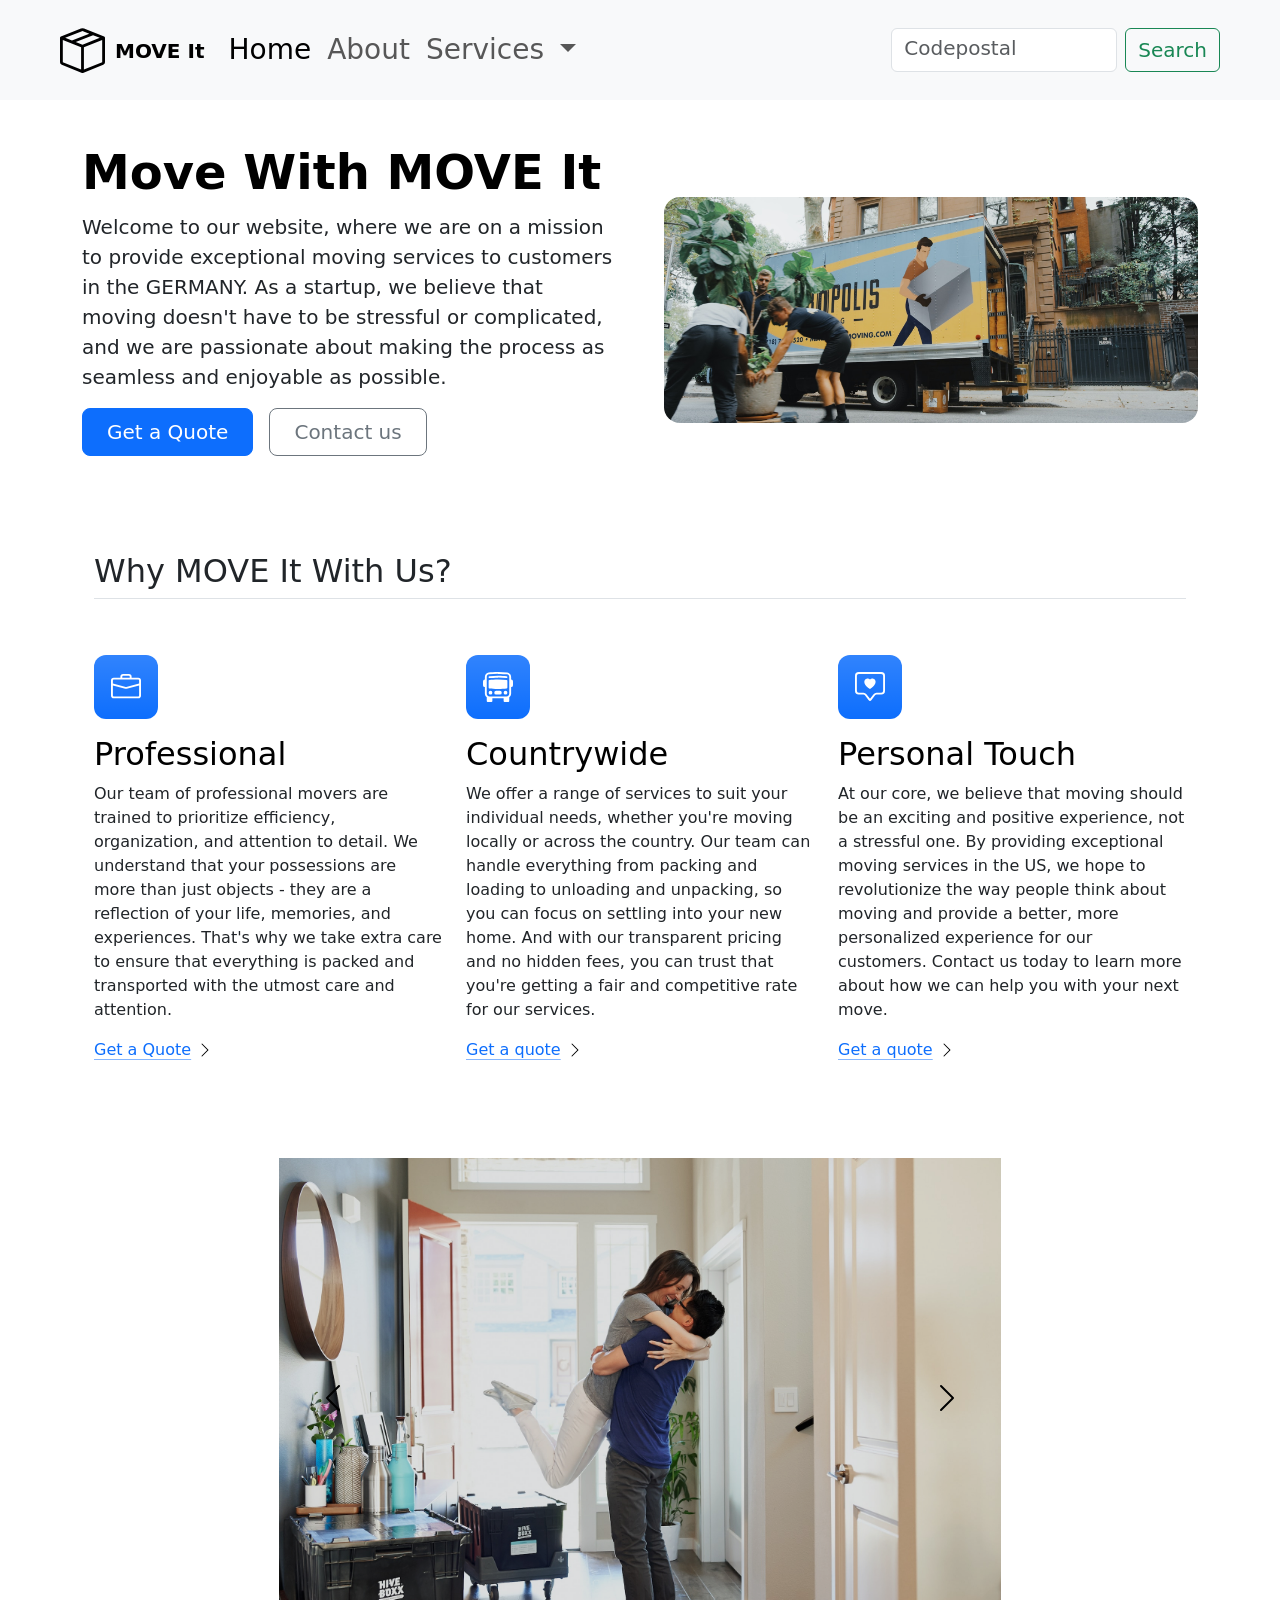
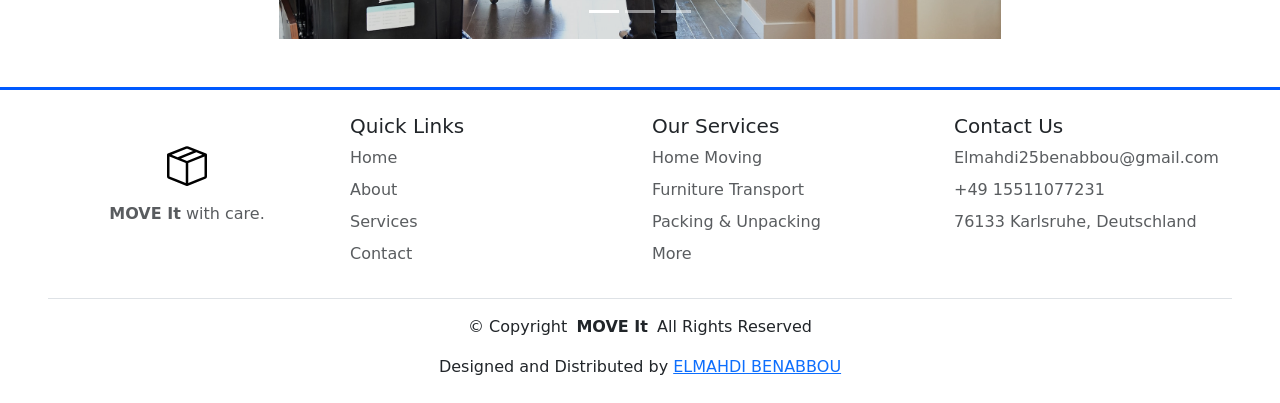
<file: index.html>
<!DOCTYPE html>
<html lang="en">

<head>
  <meta charset="UTF-8">
  <meta name="viewport" content="width=device-width, initial-scale=1.0">
  <title>MOVE It</title>
  <link href="https://cdn.jsdelivr.net/npm/bootstrap@5.3.0-alpha2/dist/css/bootstrap.min.css" rel="stylesheet"
    integrity="sha384-aFq/bzH65dt+w6FI2ooMVUpc+21e0SRygnTpmBvdBgSdnuTN7QbdgL+OapgHtvPp" crossorigin="anonymous">
  <script src="https://cdn.jsdelivr.net/npm/bootstrap@5.3.8/dist/js/bootstrap.bundle.min.js"
    integrity="sha384-FKyoEForCGlyvwx9Hj09JcYn3nv7wiPVlz7YYwJrWVcXK/BmnVDxM+D2scQbITxI"
    crossorigin="anonymous"></script>
  <link rel="stylesheet" href="./styles/generale.css">
  <link rel="icon" title="image/svg" href="./svg's/svg_Home/box-seam.svg">
  <link rel="stylesheet" href="./styles/home_style.css">

</head>

<body>
  <nav class=" navbar navbar-expand-lg bg-body-tertiary my-navbar ">
    <div class="container-fluid mx-5">
      <a class="navbar-brand" href="index.html"><img src="svg's/svg_Home/box-seam.svg" alt=""><span>MOVE
          It</span></a>
      <button class="navbar-toggler" type="button" data-bs-toggle="collapse" data-bs-target="#navbarSupportedContent"
        aria-controls="navbarSupportedContent" aria-expanded="false" aria-label="Toggle navigation">
        <span class="navbar-toggler-icon"></span>
      </button>
      <div class="collapse navbar-collapse" id="navbarSupportedContent">
        <ul class="navbar-nav me-auto mb-2 mb-lg-0">
          <li class="nav-item">
            <a class="nav-link active fs-3" aria-current="page" href="./index.html">Home</a>
          </li>
          <li class="nav-item">
            <a class="nav-link fs-3" href="./html/about.html">About</a>
          </li>
          <li class="nav-item dropdown">
            <a class="nav-link dropdown-toggle fs-3" href="./html/services.html" role="button" data-bs-toggle="dropdown"
              aria-expanded="false">
              Services
            </a>
            <ul class="dropdown-menu">
              <li><a class="dropdown-item fs-4" href="./html/services.html">Home Moving</a></li>
              <li><a class="dropdown-item fs-4" href="./html/services.html">Furniture Transport</a></li>
              <li>
                <hr class="dropdown-divider">
              </li>
              <li><a class="dropdown-item fs-4" href="./html/services.html">Packing & Unpacking</a></li>
            </ul>
          </li>

        </ul>
        <form class="d-flex" role="search">
          <input class="form-control me-2  search-input" type="search" placeholder="Codepostal" aria-label="Search" />
          <button class="btn btn-outline-success fs-5" type="submit">Search</button>
        </form>
      </div>
    </div>
  </nav>


  <div class="container">
    <div class="row flex-lg-row-reverse align-items-center g-5 py-5">
      <div class="col-lg-6 col-sm-12"> <img src="./images/image_Home/moving-van.jpg"
          class="mt-3 d-block mx-lg-auto img-fluid rounded-4" alt="Bootstrap Themes" loading="lazy"> </div>
      <div class="col-lg-6">
        <h1 class="display-5 fw-bold text-body-emphasis lh-1 mb-3">Move With MOVE It</h1>
        <p class="lead">Welcome to our website, where we are on a mission to provide exceptional moving
          services to
          customers in the GERMANY. As a
          startup, we believe that moving doesn't have to be stressful or complicated, and we are passionate about making
          the
          process as seamless and enjoyable as possible.</p>
        <div class="d-grid gap-2 d-md-flex justify-content-md-start"> <button type="button"
            class="btn btn-primary btn-lg px-4 me-md-2">Get a Quote</button> <button type="button"
            class="btn btn-outline-secondary btn-lg px-4">Contact us</button> </div>
      </div>
    </div>
  </div>


  <div class="container px-4 py-5" id="featured-3">
    <h2 class="pb-2 border-bottom">Why MOVE It With Us?</h2>
    <div class="row g-4 py-5 row-cols-1 row-cols-lg-3">
      <div class="feature col">
        <div
          class="feature-icon d-inline-flex align-items-center justify-content-center text-bg-primary bg-gradient fs-2 mb-3">
          <img height="30" src="svg's/svg_Home/briefcase.svg" alt="">
        </div>
        <h3 class="fs-2 text-body-emphasis">Professional</h3>
        <p>Our team of professional movers are trained to prioritize efficiency, organization, and attention to detail.
          We
          understand that your possessions are more than just objects - they are a reflection of your life, memories,
          and
          experiences. That's why we take extra care to ensure that everything is packed and transported with the utmost
          care and attention.</p> <a href="#" class="icon-link">Get a Quote
          <img src="svg's/svg_Home/chevron-right.svg" alt=""> </a>
      </div>
      <div class="feature col">
        <div
          class="feature-icon d-inline-flex align-items-center justify-content-center text-bg-primary bg-gradient fs-2 mb-3">
          <img height="30" src="./svg's/svg_Home/bus-front.svg" alt="">
        </div>
        <h3 class="fs-2 text-body-emphasis">Countrywide</h3>
        <p>We offer a range of services to suit your individual needs, whether you're moving locally or across the
          country. Our
          team can handle everything from packing and loading to unloading and unpacking, so you can focus on settling
          into your
          new home. And with our transparent pricing and no hidden fees, you can trust that you're getting a fair and
          competitive
          rate for our services.
        </p> <a href="#" class="icon-link">
          Get a quote
          <img src="svg's/svg_Home/chevron-right.svg" alt=""> </a>
        </a>
      </div>
      <div class="feature col">
        <div
          class="feature-icon d-inline-flex align-items-center justify-content-center text-bg-primary bg-gradient fs-2 mb-3">
          <img height="30" src="svg's/svg_Home/chat-square-heart.svg" alt="">
        </div>
        <h3 class="fs-2 text-body-emphasis">Personal Touch</h3>
        <p>At our core, we believe that moving should be an exciting and positive experience, not a stressful one. By
          providing
          exceptional moving services in the US, we hope to revolutionize the way people think about moving and provide
          a better,
          more personalized experience for our customers. Contact us today to learn more about how we can help you with
          your next
          move.
        </p> <a href="#" class="icon-link">
          Get a quote <img src="svg's/svg_Home/chevron-right.svg" alt=""> </a>
        </a>
      </div>
    </div>
  </div>

  <div class="container mb-5 col-lg-7 col-sm-12">
    <div id="carouselExampleIndicators" class="carousel slide">
      <div class="carousel-indicators">
        <button type="button" data-bs-target="#carouselExampleIndicators" data-bs-slide-to="0" class="active"
          aria-current="true" aria-label="Slide 1"></button>
        <button type="button" data-bs-target="#carouselExampleIndicators" data-bs-slide-to="1"
          aria-label="Slide 2"></button>
        <button type="button" data-bs-target="#carouselExampleIndicators" data-bs-slide-to="2"
          aria-label="Slide 3"></button>
      </div>
      <div class="carousel-inner">
        <div class="carousel-item active">
          <img src="./images/image_Home/couple.jpg" class="d-block w-100" alt="...">
        </div>
        <div class="carousel-item">
          <img src="images/image_Home/family.jpg" class="d-block w-100" alt="...">
        </div>
        <div class="carousel-item">
          <img src="images/image_Home/dog.jpg" class="d-block w-100" alt="...">
        </div>
      </div>
      <button class="carousel-control-prev" type="button" data-bs-target="#carouselExampleIndicators"
        data-bs-slide="prev">
        <span class="carousel-control-prev-icon" aria-hidden="true"></span>
        <span class="visually-hidden">Previous</span>
      </button>
      <button class="carousel-control-next" type="button" data-bs-target="#carouselExampleIndicators"
        data-bs-slide="next">
        <span class="carousel-control-next-icon" aria-hidden="true"></span>
        <span class="visually-hidden">Next</span>
      </button>
    </div>
  </div>

  <footer class="px-4 px-md-5 py-4">
    <div class="row row-cols-1 row-cols-sm-3 row-cols-md-4 g-4">

      <div class="col-sm-12 d-flex flex-column align-items-center justify-content-center">
        <a href="#hereos_section" class="d-flex align-items-center mb-3 text-decoration-none" aria-label="Move It home">
          <img src="svg's/svg_Home/box-seam.svg" height="40" alt="">
        </a>

        <p class="text-body-secondary">
          <strong>MOVE It</strong> with care.
        </p>
      </div>

      <div class="col">
        <h5>Quick Links</h5>

        <ul class="nav flex-column">
          <li class="nav-item mb-2">
            <a href="#hereos_section" class="nav-link d-inline-block p-0 text-body-secondary">
              Home
            </a>
          </li>
          <li class="nav-item mb-2">
            <a href="./html/about.html" class="nav-link d-inline-block p-0 text-body-secondary">
              About
            </a>
          </li>
          <li class="nav-item mb-2">
            <a href="./html/services.html" class="nav-link d-inline-block p-0 text-body-secondary">
              Services
            </a>
          </li>
          <li class="nav-item mb-2">
            <a href="./html/contact.html" class="nav-link d-inline-block p-0 text-body-secondary">
              Contact
            </a>
          </li>
        </ul>
      </div>

      <div class="col">
        <h5>Our Services</h5>

        <ul class="nav flex-column">
          <li class="nav-item mb-2">
            <a href="./html/services.html" class="nav-link d-inline-block p-0 text-body-secondary">
              Home Moving
            </a>
          </li>
          <li class="nav-item mb-2">
            <a href="./html/services.html" class="nav-link d-inline-block p-0 text-body-secondary">
              Furniture Transport
            </a>
          </li>
          <li class="nav-item mb-2">
            <a href="./html/services.html" class="nav-link d-inline-block p-0 text-body-secondary">
              Packing &amp; Unpacking
            </a>
          </li>
          <li class="nav-item mb-2">
            <a href="./html/services.html" class="nav-link d-inline-block p-0 text-body-secondary">
              More
            </a>
          </li>
        </ul>
      </div>

      <div class="col">
        <h5>Contact Us</h5>

        <ul class="nav flex-column">
          <li class="nav-item mb-2">
            <a href="./html/contact.html" class="nav-link d-inline-block p-0 text-body-secondary text-break">
              Elmahdi25benabbou@gmail.com
            </a>
          </li>
          <li class="nav-item mb-2">
            <a href="./html/contact.html" class="nav-link d-inline-block p-0 text-body-secondary">
              +49 15511077231
            </a>
          </li>
          <li class="nav-item mb-2 text-body-secondary">
            76133 Karlsruhe, Deutschland
          </li>
        </ul>
      </div>

    </div>

    <div class="copyright text-center border-top pt-3 mt-4">
      <p>
        © <span>Copyright</span>
        <strong class="px-1 sitename">MOVE It</strong>
        <span>All Rights Reserved</span>
      </p>

      <div class="credits">
        Designed and Distributed by
        <a href="https://github.com/Elmahdi25?tab=repositories">ELMAHDI BENABBOU</a>

      </div>
    </div>
  </footer>

</body>

</html>
</file>
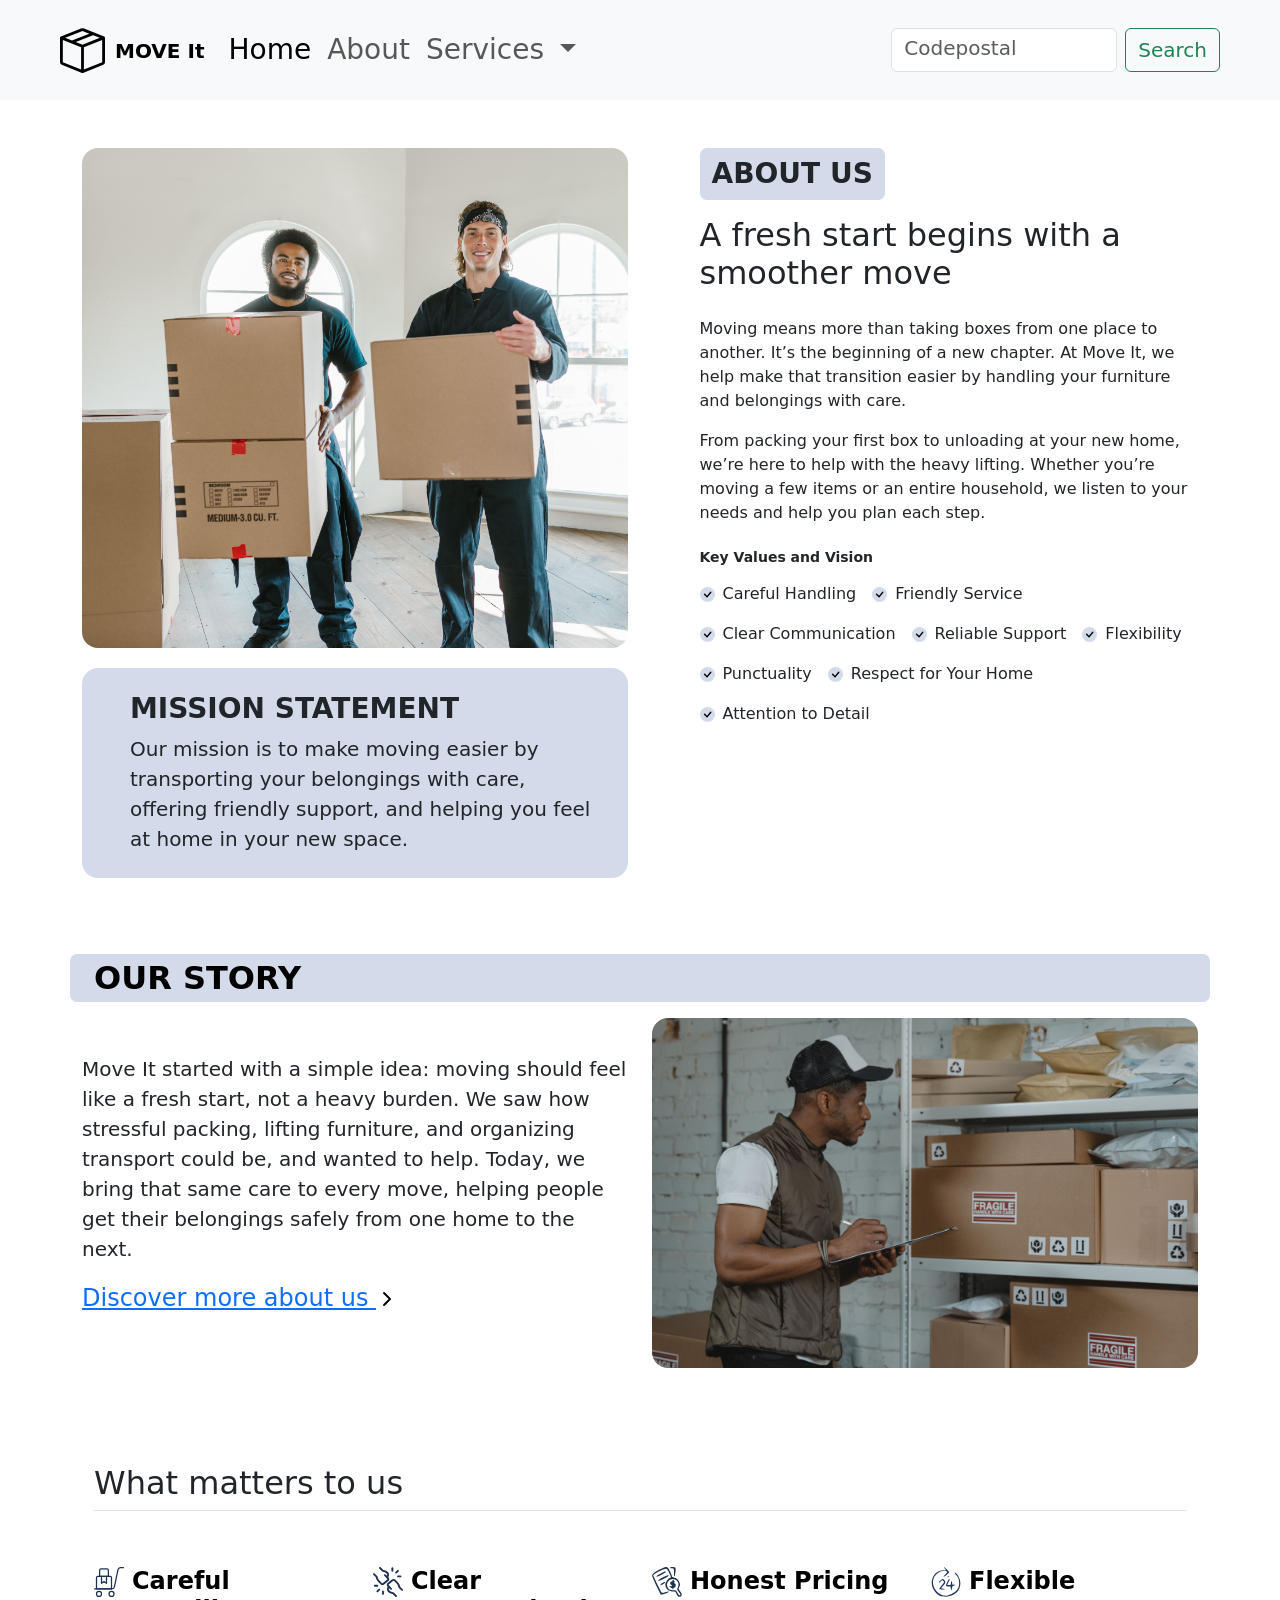
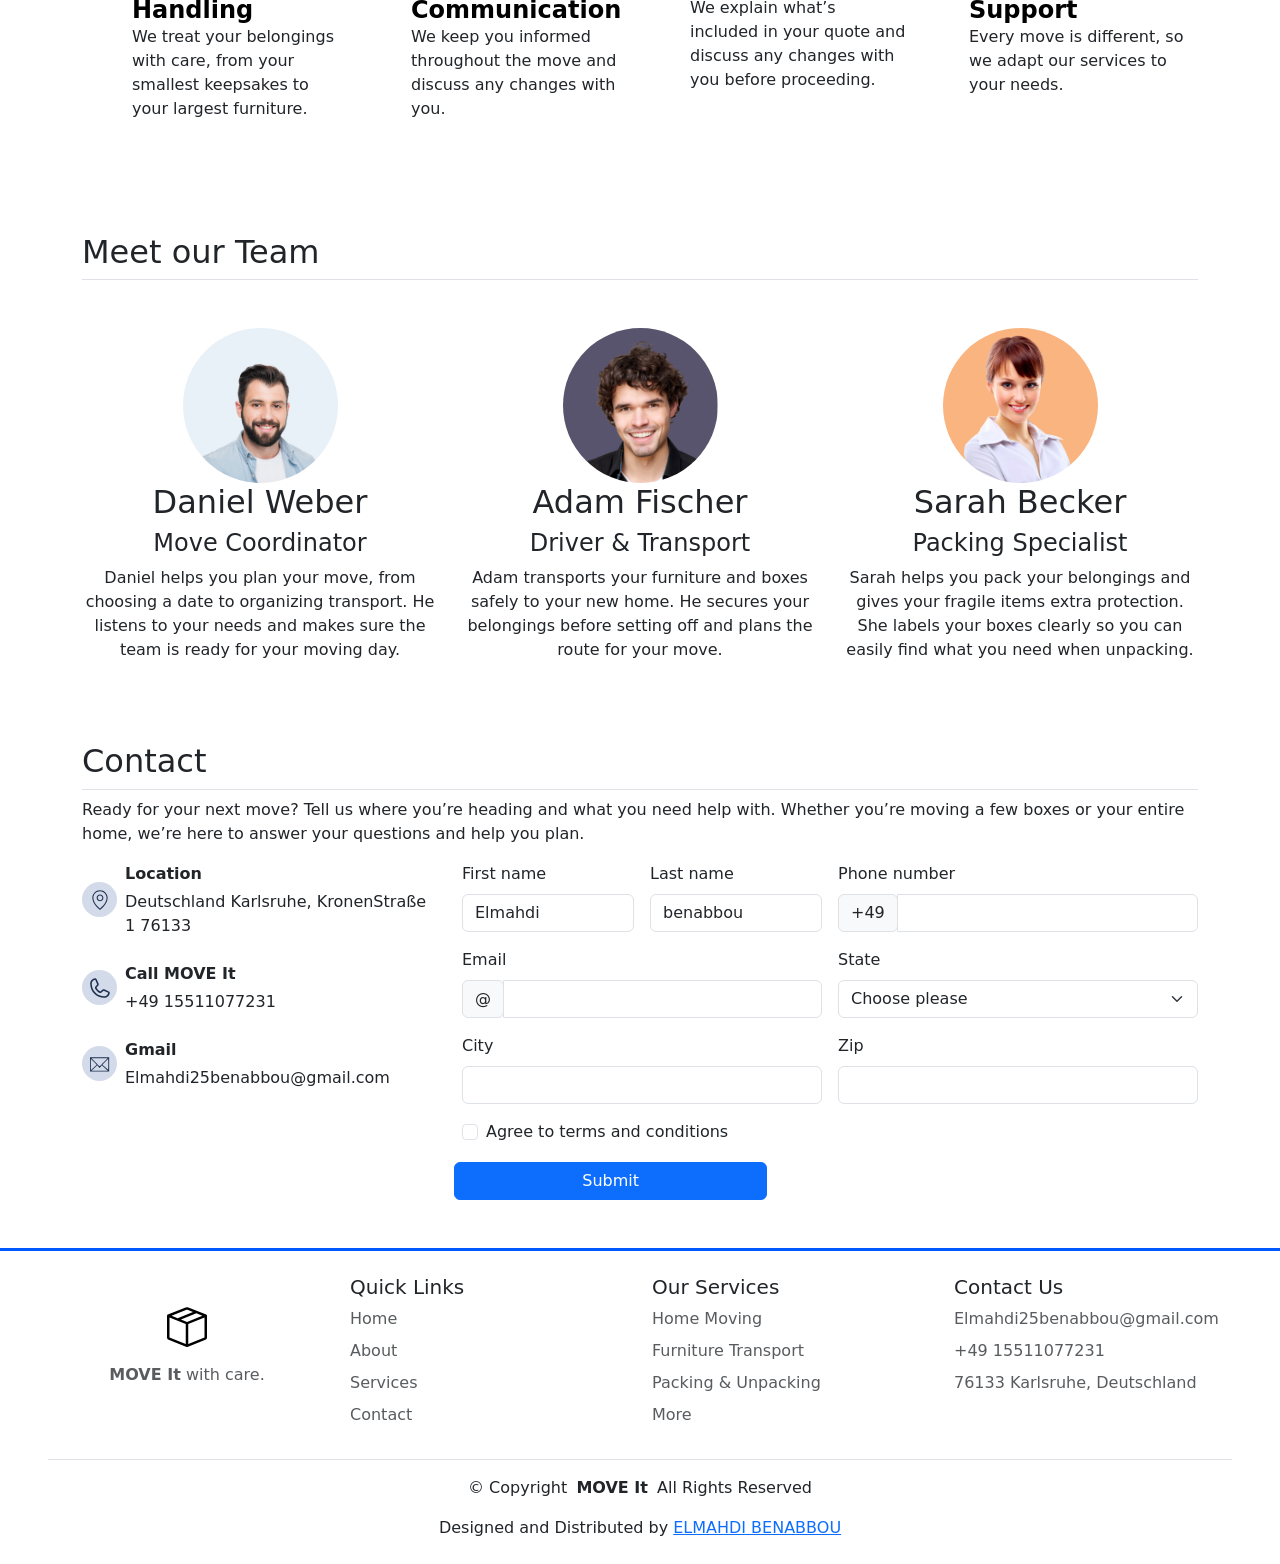
<file: html/about.html>
<!DOCTYPE html>
<html lang="en">

<head>
    <meta charset="UTF-8">
    <meta name="viewport" content="width=device-width, initial-scale=1.0">
    <title>ABOUT US</title>
    <link href="https://cdn.jsdelivr.net/npm/bootstrap@5.3.0-alpha2/dist/css/bootstrap.min.css" rel="stylesheet"
        integrity="sha384-aFq/bzH65dt+w6FI2ooMVUpc+21e0SRygnTpmBvdBgSdnuTN7QbdgL+OapgHtvPp" crossorigin="anonymous">
    <script src="https://cdn.jsdelivr.net/npm/bootstrap@5.3.8/dist/js/bootstrap.bundle.min.js"
        integrity="sha384-FKyoEForCGlyvwx9Hj09JcYn3nv7wiPVlz7YYwJrWVcXK/BmnVDxM+D2scQbITxI"
        crossorigin="anonymous"></script>
    <link rel="icon" title="image/svg" href="../svg's/svg_Home/box-seam.svg">
    <link rel="stylesheet" href="../index.html">
    <link rel="stylesheet" href="../styles/generale.css">
    <link rel="stylesheet" href="../styles/about_style.css">
</head>

<body>

    <nav class=" navbar navbar-expand-lg bg-body-tertiary my-navbar ">
        <div class="container-fluid mx-5">
            <a class="navbar-brand" href="../index.html"><img src="../svg's/svg_Home/box-seam.svg" alt=""><span>MOVE
                    It</span></a>
            <button class="navbar-toggler" type="button" data-bs-toggle="collapse"
                data-bs-target="#navbarSupportedContent" aria-controls="navbarSupportedContent"
                aria-expanded="false" aria-label="Toggle navigation">
                <span class="navbar-toggler-icon"></span>
            </button>
            <div class="collapse navbar-collapse" id="navbarSupportedContent">
                <ul class="navbar-nav me-auto mb-2 mb-lg-0">
                    <li class="nav-item">
                        <a class="nav-link active fs-3" aria-current="page" href="../index.html">Home</a>
                    </li>
                    <li class="nav-item">
                        <a class="nav-link fs-3" href="./about.html">About</a>
                    </li>
                    <li class="nav-item dropdown">
                        <a class="nav-link dropdown-toggle fs-3" href="./services.html" role="button"
                            data-bs-toggle="dropdown" aria-expanded="false">
                            Services
                        </a>
                        <ul class="dropdown-menu">
                            <li><a class="dropdown-item fs-4" href="./services.html">Home Moving</a></li>
                            <li><a class="dropdown-item fs-4" href="./services.html">Furniture Transport</a></li>
                            <li>
                                <hr class="dropdown-divider">
                            </li>
                            <li><a class="dropdown-item fs-4" href="./services.html">Packing & Unpacking</a></li>
                        </ul>
                    </li>

                </ul>
                <form class="d-flex" role="search">
                    <input class="form-control me-2  search-input" type="search" placeholder="Codepostal"
                        aria-label="Search" />
                    <button class="btn btn-outline-success fs-5" type="submit">Search</button>
                </form>
            </div>
        </div>
    </nav>

    <section class="about__v4 section" id="about">
        <div class="container pt-5">
            <div class="row">
                <div class="col-md-6 order-md-2">
                    <div class=" row justify-content-end">
                        <div class=" col-md-11 mb-4 mb-md-0 "><span
                                class="subtitle text-uppercase mb-3 aos-init aos-animate fs-3" data-aos="fade-up"
                                data-aos-delay="0">About us</span>
                            <h2 class="mb-4 aos-init aos-animate" data-aos="fade-up" data-aos-delay="100">A fresh start
                                begins with a smoother move</h2>

                            <div data-aos="fade-up" data-aos-delay="200" class="aos-init aos-animate">
                                <p>Moving means more than taking boxes from one place to another. It’s the beginning of
                                    a new chapter. At Move It, we help
                                    make that transition easier by handling your furniture and belongings with care.</p>
                                <p>From packing your first box to unloading at your new home, we’re here to help with
                                    the heavy lifting. Whether you’re
                                    moving a few items or an entire household, we listen to your needs and help you plan
                                    each step.</p>
                            </div>
                            <h4 class="small fw-bold mt-4 mb-3 aos-init aos-animate" data-aos="fade-up"
                                data-aos-delay="300">Key Values and Vision</h4>
                            <ul class="d-flex flex-row flex-wrap list-unstyled gap-3 features aos-init aos-animate"
                                data-aos="fade-up" data-aos-delay="400">
                                <li class="d-flex align-items-center gap-2"><span
                                        class="icon rounded-circle text-center"><img class="check_icon"
                                            src="../svg's/svg_about/check.svg" alt=""></span><span class="text">Careful
                                        Handling</span></li>
                                <li class="d-flex align-items-center gap-2"><span
                                        class="icon rounded-circle text-center"><img class="check_icon"
                                            src="../svg's/svg_about/check.svg" alt=""></span><span class="text">Friendly
                                        Service</span></li>
                                <li class="d-flex align-items-center gap-2"><span
                                        class="icon rounded-circle text-center"><img class="check_icon"
                                            src="../svg's/svg_about/check.svg" alt=""></span><span class="text">Clear
                                        Communication </span>
                                </li>
                                <li class="d-flex align-items-center gap-2"><span
                                        class="icon rounded-circle text-center"><img class="check_icon"
                                            src="../svg's/svg_about/check.svg" alt=""></span><span class="text">Reliable
                                        Support</span></li>
                                <li class="d-flex align-items-center gap-2"><span
                                        class="icon rounded-circle text-center"><img class="check_icon"
                                            src="../svg's/svg_about/check.svg" alt=""></span><span
                                        class="text">Flexibility</span></li>
                                <li class="d-flex align-items-center gap-2"><span
                                        class="icon rounded-circle text-center"><img class="check_icon"
                                            src="../svg's/svg_about/check.svg" alt=""></span><span
                                        class="text">Punctuality</span></li>
                                <li class="d-flex align-items-center gap-2"><span
                                        class="icon rounded-circle text-center"><img class="check_icon"
                                            src="../svg's/svg_about/check.svg" alt=""></span><span class="text">Respect
                                        for Your Home</span></li>
                                <li class="d-flex align-items-center gap-2"><span
                                        class="icon rounded-circle text-center"><img class="check_icon"
                                            src="../svg's/svg_about/check.svg" alt=""></span><span
                                        class="text">Attention
                                        to Detail</span></li>
                            </ul>
                        </div>
                    </div>
                </div>
                <div class="col-md-6">
                    <div class="img-wrap position-relative about_img">
                        <img class="img-fluid rounded-4 aos-init aos-animate" src="../images/image_about/img1.jpg"
                            alt="FreeBootstrap.net image placeholder" data-aos="fade-up" data-aos-delay="0">
                        <div class="mission-statement p-4 rounded-4 d-flex gap-4 aos-init aos-animate"
                            data-aos="fade-up" data-aos-delay="100">
                            <div class="mission-icon text-center rounded-circle"><i class="bi bi-lightbulb fs-4"></i>
                            </div>
                            <div>
                                <h3 class="text-uppercase fw-bold">Mission Statement</h3>
                                <p class="fs-5 mb-0">Our mission is to make moving easier by transporting your
                                    belongings with care, offering friendly support, and helping
                                    you feel at home in your new space.</p>
                            </div>
                        </div>
                    </div>
                </div>
            </div>
        </div>
    </section>
    <div class="container">
        <div class="our_story mt-5  row flex-lg-row-reverse align-items-center  py-5 ">
            <h1 class="display-5  text-body-emphasis lh-1 mb-3 subtitle fs-2 text-uppercase py-2 px-4">Our story</h1>

            <div class="col-10 col-sm-8 col-lg-6 "> <img src="../images/image_about/img2.jpg"
                    class="d-block mx-lg-auto img-fluid rounded-4 story_img" alt="Bootstrap Themes" width="700"
                    height="500" loading="lazy"> </div>
            <div class="col-lg-6">
                <p class="lead">Move It started with a simple idea: moving should feel like a fresh start, not a heavy
                    burden. We saw how stressful
                    packing, lifting furniture, and organizing transport could be, and wanted to help. Today, we bring
                    that
                    same care to
                    every move, helping people get their belongings safely from one home to the next.</p>
                <div class="d-grid gap-2 d-md-flex justify-content-md-start">
                    <p><a class="link-opacity-75-hover fs-4" href="./about.html">Discover more about us <img height="20"
                                src="../svg's/svg_about/chevron-right-solid-full.svg" alt=""> </a> </p>
                </div>
            </div>
        </div>
    </div>


    <div class="container px-4 py-5" id="icon-grid">
        <h2 class="pb-2 border-bottom">What matters to us</h2>
        <div class="row row-cols-1 row-cols-sm-2 row-cols-md-3 row-cols-lg-4 g-4 py-5 ">
            <div class="col d-flex align-items-start column-gap-2">
                <img class="feature_img" src="../svg's/svg_about/careful_handling.svg" alt="">
                <div>
                    <h3 class="fw-bold mb-0 fs-4 text-body-emphasis feature_name">Careful Handling</h3>
                    <p>We treat your belongings with care, from your smallest keepsakes to your largest furniture. </p>
                </div>
            </div>

            <div class="col d-flex align-items-start column-gap-2">
                <img class="feature_img" src="../svg's/svg_about/friendly_service.svg" alt="">
                <div>
                    <h3 class="fw-bold mb-0 fs-4 text-body-emphasis">Clear Communication</h3>
                    <p>We keep you informed throughout the move and discuss any changes with you.</p>
                </div>
            </div>
            <div class="col d-flex align-items-start column-gap-2">
                <img class="feature_img" src="../svg's/svg_about/honest_pricing.svg" alt="">
                <div>
                    <h3 class="fw-bold mb-0 fs-4 text-body-emphasis">Honest Pricing</h3>
                    <p>We explain what’s included in your quote and discuss any changes with you before proceeding.</p>
                </div>
            </div>
            <div class="col d-flex align-items-start column-gap-2"> <img class="feature_img"
                    src="../svg's/svg_about/flexibl_support.svg" alt="">
                <div>
                    <h3 class="fw-bold mb-0 fs-4 text-body-emphasis">Flexible Support</h3>
                    <p>Every move is different, so we adapt our services to your needs.</p>
                </div>
            </div>
        </div>
    </div>

    <div class="container">
        <h2 class="pb-2 border-bottom mb-5">Meet our Team</h2>
        <div class="row ">
            <div class="col-lg-4 d-flex flex-column mb-3 align-items-center text-center">
                <img class="rounded-circle team_member " src="../images/image_about/Team-memeber-01.png" alt="">
                <h2 class="fw-medium">Daniel Weber</h2>
                <h4 class="fw-normal">Move Coordinator</h4>
                <p>Daniel helps you plan your move, from choosing a date to organizing transport. He listens to your
                    needs and makes sure
                    the team is ready for your moving day.</p>
            </div><!-- /.col-lg-4 -->
            <div class="col-lg-4 d-flex flex-column mb-3 align-items-center
            text-center">
                <img class="team_member rounded-circle" src="../images/image_about/Team-memeber-2.png" alt="">
                <h2 class="fw-medium">Adam Fischer</h2>
                <h4 class="fw-normal">Driver & Transport</h4>

                <p>Adam transports your furniture and boxes safely to your new home. He secures your belongings before
                    setting off and
                    plans the route for your move.
                </p>
            </div><!-- /.col-lg-4 -->
            <div class="col-lg-4 d-flex flex-column mb-3 align-items-center
            text-center">
                <img class="team_member rounded-circle" src="../images/image_about/Team-memeber-3.png" alt="">

                <h2 class="fw-medium">Sarah Becker</h2>
                <h4 class="fw-normal">Packing Specialist</h4>
                <p>Sarah helps you pack your belongings and gives your fragile items extra protection. She labels your
                    boxes clearly so you
                    can easily find what you need when unpacking.</p>
            </div><!-- /.col-lg-4 -->
        </div>

    </div>


    <div class="container my-5">

        <h2 class="pb-2 border-bottom">Contact</h2>
        <p>Ready for your next move? Tell us where you’re heading and what you need help with. Whether you’re moving
            a
            few boxes or
            your entire home, we’re here to answer your questions and help you plan.</p>


        <div class="row">
            <div class="col-sm-12 col-lg-4 ">
                <div class="mb-4 d-flex column-gap-2 align-items-center">
                    <div class="contact-icon">
                        <img class="contact_img" src="../svg's/svg_about/location.svg" alt="">

                    </div>
                    <div>
                        <p class="fw-bold fs-6 m-0">Location</p>
                        <p class="mb-0 mt-1">Deutschland Karlsruhe, KronenStraße 1 76133 </p>
                    </div>
                </div>
                <div class="mb-4 d-flex column-gap-2 align-items-center">
                    <div class="contact-icon">
                        <img class="contact_img" src="../svg's/svg_about/phhh.svg" alt="">

                    </div>
                    <div>
                        <p class="fw-bold fs-6 m-0">Call MOVE It</p>
                        <p class="mb-0 mt-1">+49 15511077231 </p>
                    </div>
                </div>
                <div class="mb-4 d-flex column-gap-2 align-items-center">

                    <div class="contact-icon">
                        <img src="../svg's/svg_about/YbGp801.svg" alt="">
                    </div>

                    <div>
                        <p class="fw-bold fs-6 m-0">Gmail</p>
                        <p class="mb-0 mt-1">Elmahdi25benabbou@gmail.com </p>
                    </div>
                </div>
            </div>
            <div class="col-8">
                <form class="row g-3 needs-validation" novalidate>
                    <div class="col-md-3">
                        <label for="validationCustom01" class="form-label">First name</label>
                        <input type="text" class="form-control" id="validationCustom01" value="Elmahdi" required>
                        <div class="valid-feedback">
                            Looks good!
                        </div>
                    </div>
                    <div class="col-md-3">
                        <label for="validationCustom02" class="form-label">Last name</label>
                        <input type="text" class="form-control" id="validationCustom02" value="benabbou" required>
                        <div class="valid-feedback">
                            Looks good!
                        </div>
                    </div>
                    <div class="col-md-6">
                        <label for="validationCustomUsername" class="form-label">Phone number</label>
                        <div class="input-group has-validation">
                            <span class="input-group-text" id="inputGroupPrepend">+49</span>
                            <input type="tel" class="form-control" id="validationCustomUsername"
                                aria-describedby="inputGroupPrepend" required>
                        </div>
                    </div>
                    <div class="col-md-6">
                        <label for="validationCustomUsername" class="form-label">Email</label>
                        <div class="input-group has-validation">
                            <span class="input-group-text" id="inputGroupPrepend">@</span>
                            <input type="email" class="form-control" id="validationCustomUsername"
                                aria-describedby="inputGroupPrepend" required>
                        </div>
                    </div>
                    <div class="col-md-6">
                        <label for="validationCustom04" class="form-label">State</label>
                        <select class="form-select" id="validationCustom04" required>
                            <option selected disabled value="">Choose please</option>
                            <option>Baden-Württemberg</option>
                            <option>Saxony</option>
                            <option>Bavaria</option>
                            <option>Brandenburg</option>
                        </select>
                        <div class="invalid-feedback">
                            Please select a valid state.
                        </div>
                    </div>
                    <div class="col-md-6">
                        <label for="validationCustom03" class="form-label">City</label>
                        <input type="text" class="form-control" id="validationCustom03" required>
                        <div class="invalid-feedback">
                            Please provide a valid city.
                        </div>
                    </div>

                    <div class="col-md-6">
                        <label for="validationCustom05" class="form-label">Zip</label>
                        <input type="text" class="form-control" id="validationCustom05" required>
                        <div class="invalid-feedback">
                            Please provide a valid zip.
                        </div>
                    </div>
                    <div class="col-12">
                        <div class="form-check">
                            <input class="form-check-input" type="checkbox" value="" id="invalidCheck" required>
                            <label class="form-check-label" for="invalidCheck">Agree to terms and conditions</label>

                        </div>
                    </div>
                    <!-- Button trigger modal -->
                    <button type="button" class="modal_btn btn btn-primary col-5" data-bs-toggle="modal"
                        data-bs-target="#staticBackdrop">
                        Submit </button>

                    <!-- Modal -->
                    <div class="modal fade" id="staticBackdrop" data-bs-backdrop="static" data-bs-keyboard="false"
                        tabindex="-1" aria-labelledby="staticBackdropLabel" aria-hidden="true">
                        <div class="modal-dialog">
                            <div class="modal-content">
                                <div class="modal-header">
                                    <h1 class="modal-title fs-5" id="staticBackdropLabel">Just to Let You Know</h1>
                                    <button type="button" class="btn-close" data-bs-dismiss="modal"
                                        aria-label="Close"></button>
                                </div>
                                <div class="modal-body">
                                    By clicking Submit, you agree that we may call you to arrange an appointment and
                                    discuss your moving needs. You also
                                    agree to receive our offers by email.
                                </div>
                                <div class="modal-footer">
                                    <button type="button" class="btn btn-secondary"
                                        data-bs-dismiss="modal">Close</button>
                                    <a href="./thankYou.html"><button type="button"
                                            class="btn btn-primary">Understood</button></a>

                                </div>
                            </div>
                        </div>
                    </div>
                </form>
            </div>
        </div>
    </div>

    <footer class="px-4 px-md-5 py-4">
        <div class="row row-cols-1 row-cols-sm-2 row-cols-md-4 g-4">

            <div class="col d-flex flex-column align-items-center justify-content-center">
                <a href="./index.html" class="d-flex align-items-center mb-3 text-decoration-none"
                    aria-label="Move It home">
                    <img src="../svg's/svg_Home/box-seam.svg" height="40" alt="">
                </a>

                <p class="text-body-secondary">
                    <strong>MOVE It</strong> with care.
                </p>
            </div>

            <div class="col">
                <h5>Quick Links</h5>

                <ul class="nav flex-column">
                    <li class="nav-item mb-2">
                        <a href="../index.html" class="nav-link p-0 text-body-secondary">
                            Home
                        </a>
                    </li>
                    <li class="nav-item mb-2">
                        <a href="../html/about.html" class="nav-link p-0 text-body-secondary">
                            About
                        </a>
                    </li>
                    <li class="nav-item mb-2">
                        <a href="../html/services.html" class="nav-link p-0 text-body-secondary">
                            Services
                        </a>
                    </li>
                    <li class="nav-item mb-2">
                        <a href="../html/contact.html" class="nav-link p-0 text-body-secondary">
                            Contact
                        </a>
                    </li>
                </ul>
            </div>

            <div class="col">
                <h5>Our Services</h5>

                <ul class="nav flex-column">
                    <li class="nav-item mb-2">
                        <a href="../html/services.html" class="nav-link p-0 text-body-secondary">
                            Home Moving
                        </a>
                    </li>
                    <li class="nav-item mb-2">
                        <a href="../html/services.html" class="nav-link p-0 text-body-secondary">
                            Furniture Transport
                        </a>
                    </li>
                    <li class="nav-item mb-2">
                        <a href="../html/services.html" class="nav-link p-0 text-body-secondary">
                            Packing &amp; Unpacking
                        </a>
                    </li>
                    <li class="nav-item mb-2">
                        <a href="../html/contact.html" class="nav-link p-0 text-body-secondary">
                            More
                        </a>
                    </li>
                </ul>
            </div>

            <div class="col">
                <h5>Contact Us</h5>

                <ul class="nav flex-column">
                    <li class="nav-item mb-2">
                        <a href="../html/contact.html" class="nav-link p-0 text-body-secondary text-break">
                            Elmahdi25benabbou@gmail.com
                        </a>
                    </li>
                    <li class="nav-item mb-2">
                        <a href="../html/contact.html" class="nav-link p-0 text-body-secondary">
                            +49 15511077231
                        </a>
                    </li>
                    <li class="nav-item mb-2 text-body-secondary">
                        76133 Karlsruhe, Deutschland
                    </li>
                </ul>
            </div>

        </div>

        <div class="copyright text-center border-top pt-3 mt-4">
            <p>
                © <span>Copyright</span>
                <strong class="px-1 sitename">MOVE It</strong>
                <span>All Rights Reserved</span>
            </p>

            <div class="credits">
                Designed and Distributed by
                <a href="https://github.com/Elmahdi25?tab=repositories">ELMAHDI BENABBOU</a>

            </div>
        </div>
    </footer>



    </div>
</body>
</file>
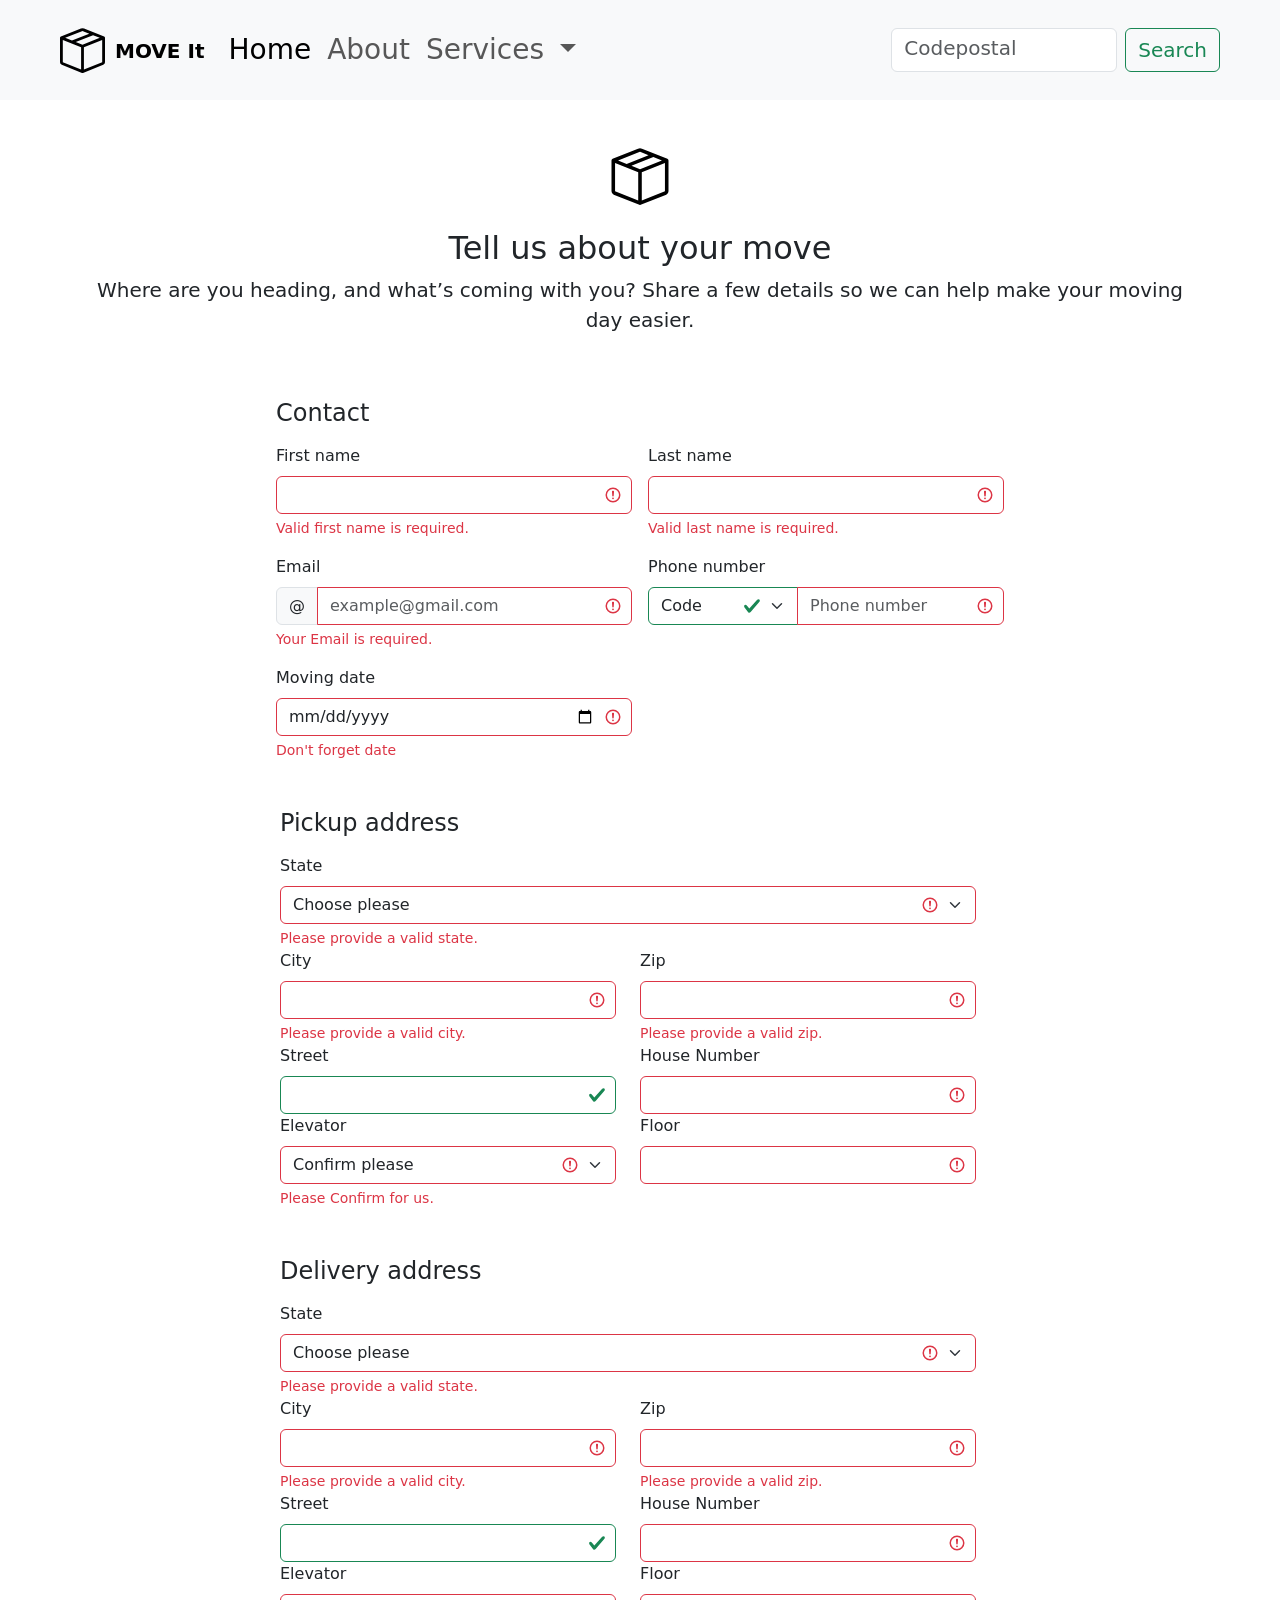
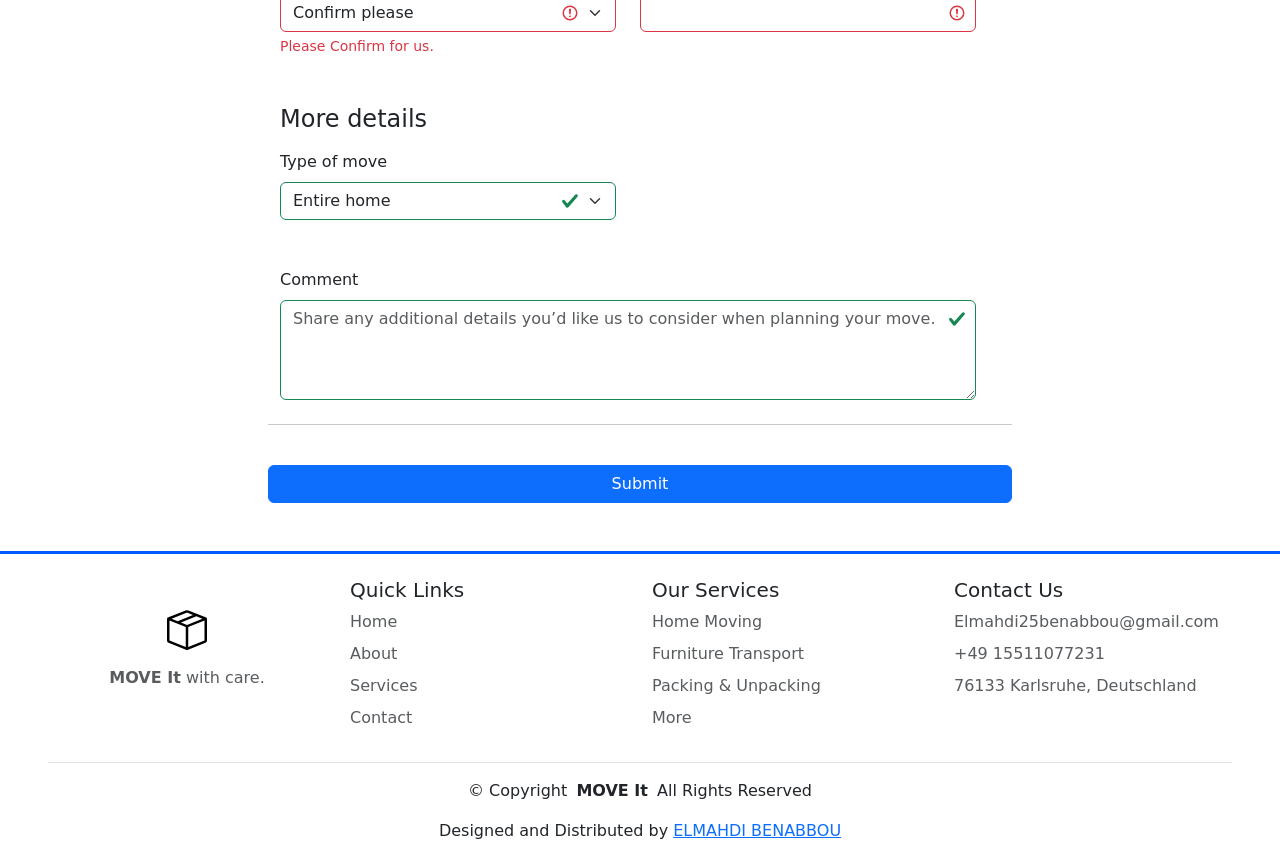
<file: html/contact.html>
<!DOCTYPE html>
<html lang="en">

<head>
    <meta charset="UTF-8">
    <meta name="viewport" content="width=device-width, initial-scale=1.0">
    <title>MOVE It</title>
    <link href="https://cdn.jsdelivr.net/npm/bootstrap@5.3.0-alpha2/dist/css/bootstrap.min.css" rel="stylesheet"
        integrity="sha384-aFq/bzH65dt+w6FI2ooMVUpc+21e0SRygnTpmBvdBgSdnuTN7QbdgL+OapgHtvPp" crossorigin="anonymous">
    <script src="https://cdn.jsdelivr.net/npm/bootstrap@5.3.8/dist/js/bootstrap.bundle.min.js"
        integrity="sha384-FKyoEForCGlyvwx9Hj09JcYn3nv7wiPVlz7YYwJrWVcXK/BmnVDxM+D2scQbITxI"
        crossorigin="anonymous"></script>
    <link rel="icon" title="icon/image" href="../svg's/svg_Home/box-seam.svg">
    <link rel="stylesheet" href="../styles/generale.css">
</head>

<body>
    <style>

    </style>

    <nav class=" navbar navbar-expand-lg bg-body-tertiary my-navbar ">
        <div class="container-fluid mx-5">
            <a class="navbar-brand" href="../index.html"><img src="../svg's/svg_Home/box-seam.svg" alt=""><span>MOVE
                    It</span></a>
            <button class="navbar-toggler" type="button" data-bs-toggle="collapse"
                data-bs-target="#navbarSupportedContent" aria-controls="navbarSupportedContent"
                aria-expanded="false" aria-label="Toggle navigation">
                <span class="navbar-toggler-icon"></span>
            </button>
            <div class="collapse navbar-collapse" id="navbarSupportedContent">
                <ul class="navbar-nav me-auto mb-2 mb-lg-0">
                    <li class="nav-item">
                        <a class="nav-link active fs-3" aria-current="page" href="../index.html">Home</a>
                    </li>
                    <li class="nav-item">
                        <a class="nav-link fs-3" href="./about.html">About</a>
                    </li>
                    <li class="nav-item dropdown">
                        <a class="nav-link dropdown-toggle fs-3" href=".services.html" role="button"
                            data-bs-toggle="dropdown" aria-expanded="false">
                            Services
                        </a>
                        <ul class="dropdown-menu">
                            <li><a class="dropdown-item fs-4" href="./services.html">Home Moving</a></li>
                            <li><a class="dropdown-item fs-4" href="./services.html">Furniture Transport</a></li>
                            <li>
                                <hr class="dropdown-divider">
                            </li>
                            <li><a class="dropdown-item fs-4" href="./services.html">Packing & Unpacking</a></li>
                        </ul>
                    </li>

                </ul>
                <form class="d-flex" role="search">
                    <input class="form-control me-2  search-input" type="search" placeholder="Codepostal"
                        aria-label="Search" />
                    <button class="btn btn-outline-success fs-5" type="submit">Search</button>
                </form>
            </div>
        </div>
    </nav>
    <div class="container">
        <main>
            <div class="py-5 text-center"> <img class="d-block mx-auto mb-4" src="../svg's/svg_Home/box-seam.svg" alt=""
                    width="72" height="57">
                <h1 class="h2">Tell us about your move</h1>
                <p class="lead">Where are you heading, and what’s coming with you? Share a few details so we can help
                    make your moving day easier.</p>
            </div>
            <div class="row  g-5 d-flex justify-content-center">

                <div class="col-md-7 col-lg-8">
                    <form class="needs-validation was-validated" novalidate="">
                        <h4 class="mb-3">Contact</h4>
                        <div class="row g-3">
                            <div class="col-sm-6">
                                <label for="firstName" class="form-label">First name</label>
                                <input type="text" class="form-control" id="firstName" placeholder="" value=""
                                    required="">
                                <div class="invalid-feedback">
                                    Valid first name is required.
                                </div>
                            </div>
                            <div class="col-sm-6">
                                <label for="lastName" class="form-label">Last name</label> <input type="text"
                                    class="form-control" id="lastName" placeholder="" value="" required="">
                                <div class="invalid-feedback">
                                    Valid last name is required.
                                </div>
                            </div>
                            <div class="col-lg-6 col-sm-12">
                                <label for="email" class="form-label">Email</label>
                                <div class="input-group has-validation">
                                    <span class="input-group-text">@</span>
                                    <input type="email" class="form-control" id="username"
                                        placeholder="example@gmail.com" required="">
                                    <div class="invalid-feedback">
                                        Your Email is required.
                                    </div>
                                </div>
                            </div>
                            <div class="col-lg-6 col-sm-12">
                                <label for="phone" class="form-label">Phone number</label>
                                <div class="input-group has-validation">
                                    <div class="input-group mb-3">
                                        <select class="form-select" name="countryCode" aria-label="Country calling code"
                                            style="max-width: 150px;">
                                            <option value="">Code</option>
                                            <option value="+49">🇩🇪 +49</option>
                                            <option value="+212">🇲🇦 +212</option>
                                            <option value="+33">🇫🇷 +33</option>
                                        </select>

                                        <input type="tel" class="form-control" id="phone" name="phone"
                                            autocomplete="tel-national" placeholder="Phone number" required>
                                    </div>
                                    <div class="invalid-feedback">
                                        Your Phone number is required.
                                    </div>
                                </div>
                            </div>
                            <div class="col-sm-6">
                                <label for="Moving_date" class="form-label">Moving date</label>
                                <input type="date" class="form-control" id="date" placeholder="" value="" required="">
                                <div class="invalid-feedback">
                                    Don't forget date
                                </div>
                            </div>


                    </form>

                    <form class="mt-5 row needs-validation was-validated" novalidate="">
                        <h4 class="mb-3">Pickup address</h4>
                        <div class="col-md-12">
                            <label for="state" class="form-label">State</label> <select class="form-select" id="state"
                                required="">
                                <option value="">Choose please</option>
                                <option>Baden-Württemberg</option>
                                <option>Bavaria</option>
                                <option>Saxony</option>
                                <option>Brandenburg</option>
                            </select>
                            <div class="invalid-feedback">
                                Please provide a valid state.
                            </div>
                        </div>
                        <div class="col-md-6">
                            <label for="validationCustom03" class="form-label">City</label>
                            <input type="text" class="form-control" id="validationCustom03" required="">
                            <div class="invalid-feedback">
                                Please provide a valid city.
                            </div>
                        </div>

                        <div class="col-md-6">
                            <label for="validationCustom05" class="form-label">Zip</label>
                            <input type="text" class="form-control" id="validationCustom05" required="">
                            <div class="invalid-feedback">
                                Please provide a valid zip.
                            </div>
                        </div>

                        <div class="col-md-6">
                            <label for="validationCustom05" class="form-label">Street</label>
                            <input type="text" class="form-control" id="validationCustom05">
                        </div>
                        <div class="col-md-6">
                            <label for="validationCustom05" class="form-label">House Number</label>
                            <input required type="number" class="form-control" id="validationCustom05">
                        </div>
                        <div class="col-md-6">
                            <label for="state" class="form-label">Elevator</label> <select class="form-select"
                                id="elevator" required="">
                                <option value="">Confirm please</option>
                                <option>Yes</option>
                                <option>No</option>
                            </select>
                            <div class="invalid-feedback">
                                Please Confirm for us.
                            </div>
                        </div>
                        <div class="col-md-6">
                            <label for="validationCustom05" class="form-label">Floor</label>
                            <input required type="number" class="form-control" id="validationCustom05">
                        </div>
                    </form>

                    <form class="mt-5 row needs-validation was-validated" novalidate="">
                        <h4 class="mb-3">Delivery address</h4>
                        <div class="col-md-12">
                            <label for="state" class="form-label">State</label> <select class="form-select" id="state"
                                required="">
                                <option value="">Choose please</option>
                                <option>Baden-Württemberg</option>
                                <option>Bavaria</option>
                                <option>Saxony</option>
                                <option>Brandenburg</option>
                            </select>
                            <div class="invalid-feedback">
                                Please provide a valid state.
                            </div>
                        </div>
                        <div class="col-md-6">
                            <label for="validationCustom03" class="form-label">City</label>
                            <input type="text" class="form-control" id="validationCustom03" required="">
                            <div class="invalid-feedback">
                                Please provide a valid city.
                            </div>
                        </div>

                        <div class="col-md-6">
                            <label for="validationCustom05" class="form-label">Zip</label>
                            <input type="text" class="form-control" id="validationCustom05" required="">
                            <div class="invalid-feedback">
                                Please provide a valid zip.
                            </div>
                        </div>

                        <div class="col-md-6">
                            <label for="validationCustom05" class="form-label">Street</label>
                            <input type="text" class="form-control" id="validationCustom05">
                        </div>
                        <div class="col-md-6">
                            <label for="validationCustom05" class="form-label">House Number</label>
                            <input required type="number" class="form-control" id="validationCustom05">
                        </div>
                        <div class="col-md-6">
                            <label for="state" class="form-label">Elevator</label> <select class="form-select"
                                id="elevator" required="">
                                <option value="">Confirm please</option>
                                <option>Yes</option>
                                <option>No</option>
                            </select>
                            <div class="invalid-feedback">
                                Please Confirm for us.
                            </div>
                        </div>
                        <div class="col-md-6">
                            <label for="validationCustom05" class="form-label">Floor</label>
                            <input required type="number" class="form-control" id="validationCustom05">
                        </div>
                    </form>

                    <form class="mt-5 row needs-validation was-validated" novalidate="">
                        <h4 class="mb-3">More details</h4>
                        <div class="col-md-6 mb-5">
                            <label for="type_of_move" class="form-label">Type of move</label> <select
                                class="form-select" id="type_of_move">
                                <option value="">Entire home</option>
                                <option>few furniture items</option>
                                <option>Boxes only</option>
                                <option>Office move</option>
                            </select>
                            <div class="invalid-feedback">
                                Please provide a valid state.
                            </div>
                        </div>

                        <div class="">
                            <label class="form-label" for="form-label">Comment</label>
                            <textarea class="form-control" name="comment"
                                placeholder="Share any additional details you’d like us to consider when planning your move."
                                id="floatingTextarea2" style="height: 100px"></textarea>

                        </div>
                    </form>

                    <hr class="my-4">
                    <!-- Button trigger modal -->
                    <button type="button" class="btn btn-primary mb-5" data-bs-toggle="modal"
                        data-bs-target="#exampleModal">
                        Submit </button>

                    <!-- Modal -->
                    <div class="modal fade" id="exampleModal" tabindex="-1" aria-labelledby="exampleModalLabel"
                        aria-hidden="true">
                        <div class="modal-dialog">
                            <div class="modal-content">
                                <div class="modal-header">
                                    <h1 class="modal-title fs-5" id="exampleModalLabel">Thanks, We’ve got your details
                                        📦</h1>
                                    <button type="button" class="btn-close" data-bs-dismiss="modal"
                                        aria-label="Close"></button>
                                </div>
                                <div class="modal-body">
                                    We’ll take a look at your moving needs and get in touch soon to figure out what
                                    works best for you. Let’s MOVE It
                                    together!
                                </div>
                                <div class="modal-footer">
                                    <a href="./thankYou.html">
                                        <button type="button" class="btn btn-primary">MOVE It</button>

                                    </a>
                                </div>
                            </div>
                        </div>
                    </div>






                </div>
            </div>
        </main>
    </div>



    <footer class="px-4 px-md-5 py-4">
        <div class="row row-cols-1 row-cols-sm-2 row-cols-md-4 g-4">

            <div class="col d-flex flex-column align-items-center justify-content-center">
                <a href="../index.html" class=" d-flex align-items-center mb-3 text-decoration-none"
                    aria-label="Move It home">
                    <img src="../svg's/svg_Home/box-seam.svg" height="40" alt="">
                </a>

                <p class="text-body-secondary">
                    <strong>MOVE It</strong> with care.
                </p>
            </div>

            <div class="col">
                <h5>Quick Links</h5>

                <ul class="nav flex-column">
                    <li class="nav-item mb-2">
                        <a href="../index.html" class="d-inline-block nav-link p-0 text-body-secondary">
                            Home
                        </a>
                    </li>
                    <li class="nav-item mb-2">
                        <a href="./about.html" class="d-inline-block nav-link p-0 text-body-secondary">
                            About
                        </a>
                    </li>
                    <li class="nav-item mb-2">
                        <a href="./services.html" class="d-inline-block nav-link p-0 text-body-secondary">
                            Services
                        </a>
                    </li>
                    <li class="nav-item mb-2">
                        <a href="#contact_section" class="d-inline-block nav-link p-0 text-body-secondary">
                            Contact
                        </a>
                    </li>
                </ul>
            </div>

            <div class="col">
                <h5>Our Services</h5>

                <ul class="nav flex-column">
                    <li class="nav-item mb-2">
                        <a href="./services.html" class="d-inline-block nav-link p-0 text-body-secondary">
                            Home Moving
                        </a>
                    </li>
                    <li class="nav-item mb-2">
                        <a href="./services.html" class="nav-link p-0 text-body-secondary">
                            Furniture Transport
                        </a>
                    </li>
                    <li class="nav-item mb-2">
                        <a href="./services.html" class="d-inline-block nav-link p-0 text-body-secondary">
                            Packing &amp; Unpacking
                        </a>
                    </li>
                    <li class="nav-item mb-2">
                        <a href="#contact_section" class="d-inline-block nav-link p-0 text-body-secondary">
                            More
                        </a>
                    </li>
                </ul>
            </div>

            <div class="col">
                <h5>Contact Us</h5>

                <ul class="nav flex-column">
                    <li class="nav-item mb-2">
                        <a href="#contact_section" class="d-inline-block nav-link p-0 text-body-secondary text-break">
                            Elmahdi25benabbou@gmail.com
                        </a>
                    </li>
                    <li class="nav-item mb-2">
                        <a href="#contact_section" class="d-inline-block nav-link p-0 text-body-secondary">
                            +49 15511077231
                        </a>
                    </li>
                    <li class="nav-item mb-2 text-body-secondary">
                        76133 Karlsruhe, Deutschland
                    </li>
                </ul>
            </div>

        </div>

        <div class="copyright text-center border-top pt-3 mt-4">
            <p>
                © <span>Copyright</span>
                <strong class="px-1 sitename">MOVE It</strong>
                <span>All Rights Reserved</span>
            </p>

            <div class="credits">
                Designed and Distributed by
                <a href="https://github.com/Elmahdi25?tab=repositories">ELMAHDI BENABBOU</a>

            </div>
        </div>
    </footer>
</body>

</html>
</file>
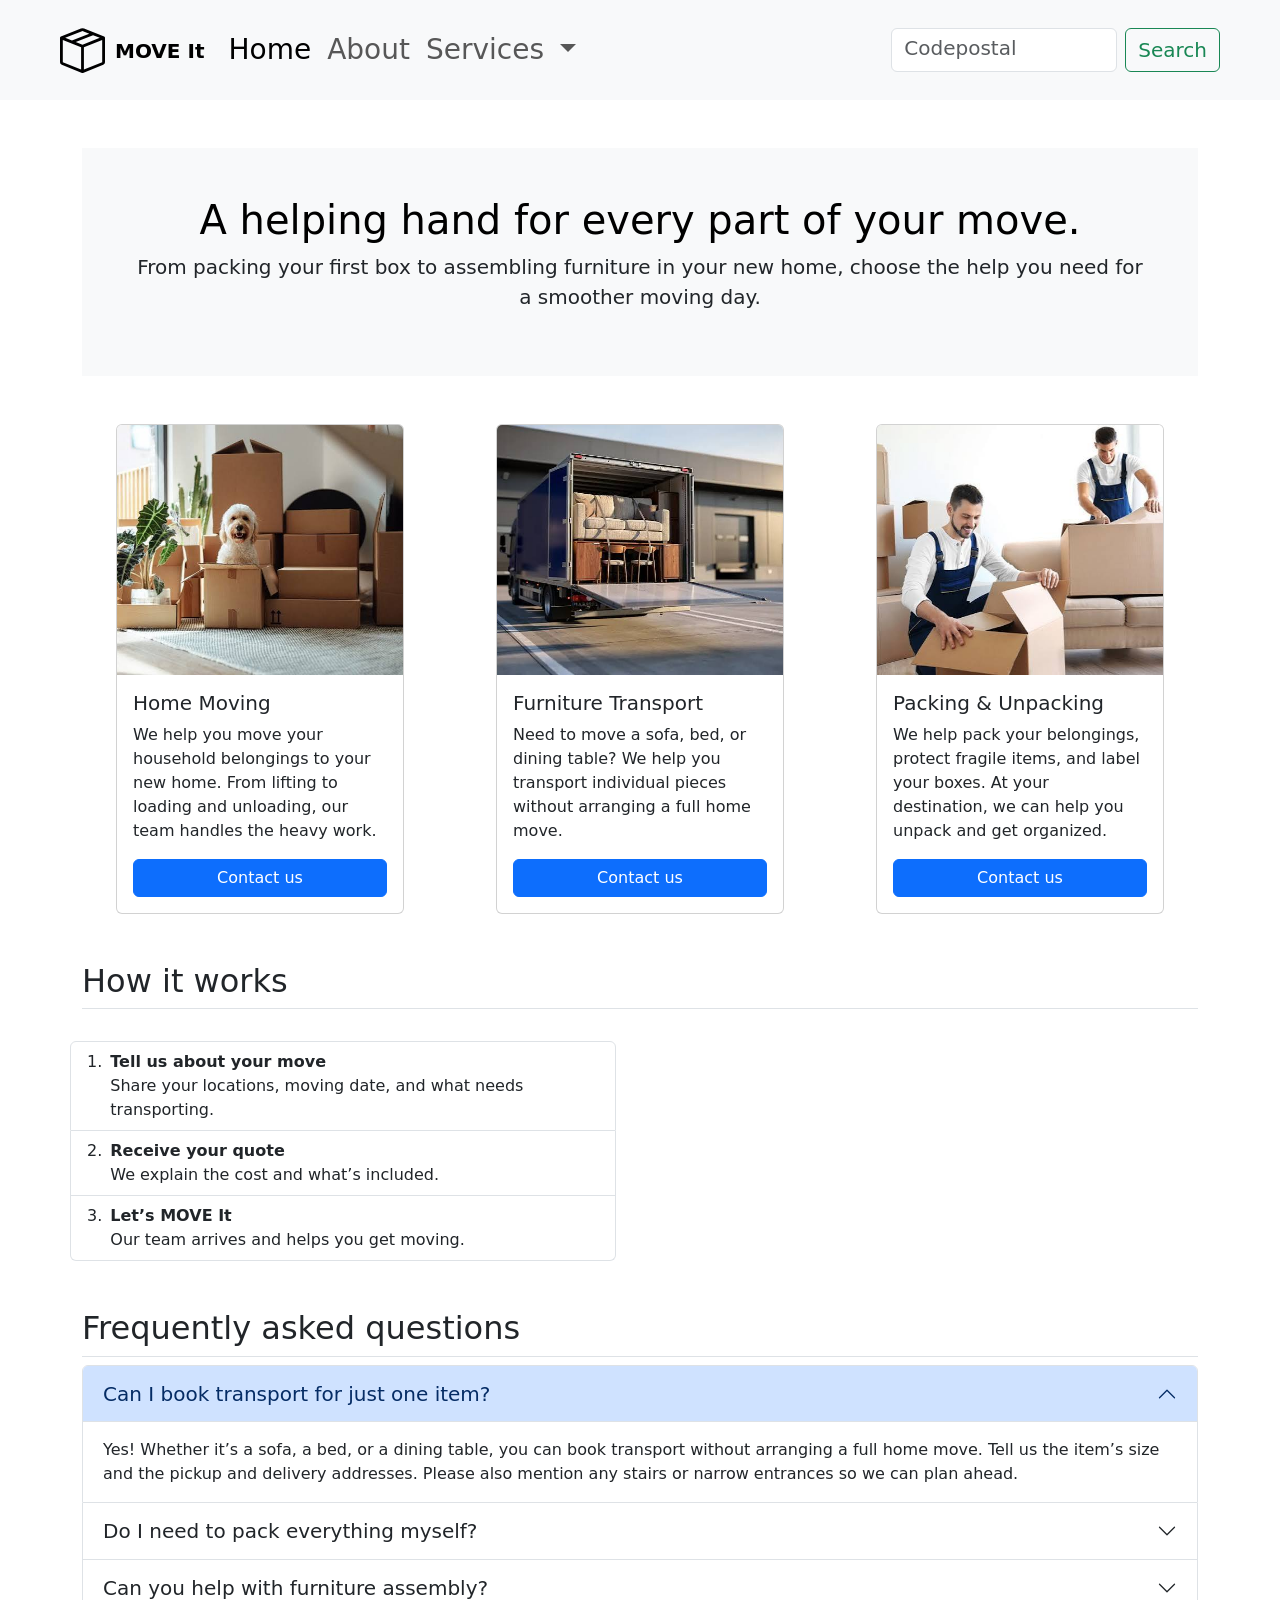
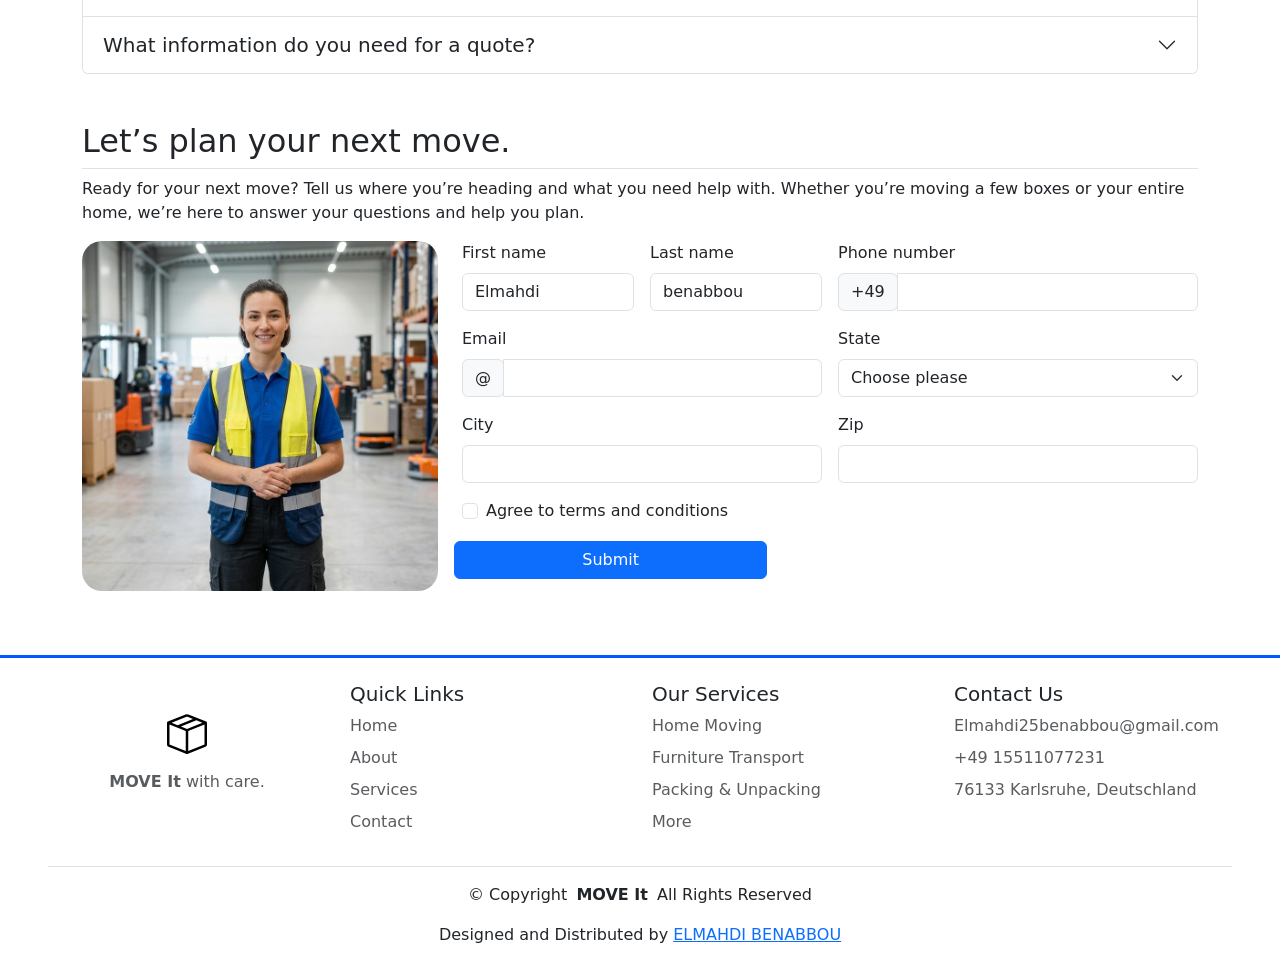
<file: html/services.html>
<!DOCTYPE html>
<html lang="en">

<head>
    <meta charset="UTF-8">
    <meta name="viewport" content="width=device-width, initial-scale=1.0">
    <title>MOVE It</title>
    <link href="https://cdn.jsdelivr.net/npm/bootstrap@5.3.0-alpha2/dist/css/bootstrap.min.css" rel="stylesheet"
        integrity="sha384-aFq/bzH65dt+w6FI2ooMVUpc+21e0SRygnTpmBvdBgSdnuTN7QbdgL+OapgHtvPp" crossorigin="anonymous">
    <script src="https://cdn.jsdelivr.net/npm/bootstrap@5.3.8/dist/js/bootstrap.bundle.min.js"
        integrity="sha384-FKyoEForCGlyvwx9Hj09JcYn3nv7wiPVlz7YYwJrWVcXK/BmnVDxM+D2scQbITxI"
        crossorigin="anonymous"></script>
    <link rel="stylesheet" href="../styles/service.css">
    <link rel="stylesheet" href="../styles/generale.css">
    <link rel="icon" title="image/svg" href="../svg's/svg_Home/box-seam.svg">
    <link rel="stylesheet" href="../styles/home_style.css">

</head>

<body>
    <nav class=" navbar navbar-expand-lg bg-body-tertiary my-navbar ">
        <div class="container-fluid mx-5">
            <a class="navbar-brand" href="../index.html"><img src="../svg's/svg_Home/box-seam.svg" alt=""><span>MOVE
                    It</span></a>
            <button class="navbar-toggler" type="button" data-bs-toggle="collapse"
                data-bs-target="#navbarSupportedContent" aria-controls="navbarSupportedContent" aria-expanded="false"
                aria-label="Toggle navigation">
                <span class="navbar-toggler-icon"></span>
            </button>
            <div class="collapse navbar-collapse" id="navbarSupportedContent">
                <ul class="navbar-nav me-auto mb-2 mb-lg-0">
                    <li class="nav-item">
                        <a class="nav-link active fs-3" aria-current="page" href="../index.html">Home</a>
                    </li>
                    <li class="nav-item">
                        <a class="nav-link fs-3" href="./about.html">About</a>
                    </li>
                    <li class="nav-item dropdown">
                        <a class="nav-link dropdown-toggle fs-3" href="./services.html" role="button"
                            data-bs-toggle="dropdown" aria-expanded="false">
                            Services
                        </a>
                        <ul class="dropdown-menu">
                            <li><a class="dropdown-item fs-4" href="./services.html">Home Moving</a></li>
                            <li><a class="dropdown-item fs-4" href="./services.html">Furniture Transport</a></li>
                            <li>
                                <hr class="dropdown-divider">
                            </li>
                            <li><a class="dropdown-item fs-4" href="./services.html">Packing & Unpacking</a></li>
                        </ul>
                    </li>

                </ul>
                <form class="d-flex" role="search">
                    <input class="form-control me-2  search-input" type="search" placeholder="Codepostal"
                        aria-label="Search" />
                    <button class="btn btn-outline-success fs-5" type="submit">Search</button>
                </form>
            </div>
        </div>
    </nav>

    <section id="service_section">
        <div class="container my-5">
            <div class="p-5 text-center bg-body-tertiary rounde-3">
                <h1 class="text-body-emphasis">A helping hand for every part of your move.</h1>
                <p class="lead">
                    From packing your first box to assembling furniture in your new home, choose the help you need for a
                    smoother moving
                    day.
                </p>
            </div>
        </div>
    </section>

    <div class="container my-5">
        <div class="row g-4 justify-content-center">

            <div class="col-12 col-md-6 col-lg-4 d-flex justify-content-center">
                <div class="card h-100" style="width: 18rem; max-width: 100%;">
                    <img src="../images/services_img/img1.jpeg" class="card-img-top"
                        style="height: 250px; object-fit: cover;" alt="Home moving service">

                    <div class="card-body d-flex flex-column">
                        <h5 class="card-title">Home Moving</h5>
                        <p class="card-text">
                            We help you move your household belongings to your new home.
                            From lifting to loading and unloading, our team handles
                            the heavy work.
                        </p>
                        <a href="./contact" class="btn btn-primary mt-auto">
                            Contact us
                        </a>
                    </div>
                </div>
            </div>

            <div class="col-12 col-md-6 col-lg-4 d-flex justify-content-center">
                <div class="card h-100" style="width: 18rem; max-width: 100%;">
                    <img src="../images/services_img/img2.jpeg" class="card-img-top"
                        style="height: 250px; object-fit: cover;" alt="Furniture transport service">

                    <div class="card-body d-flex flex-column">
                        <h5 class="card-title">Furniture Transport</h5>
                        <p class="card-text">
                            Need to move a sofa, bed, or dining table? We help you
                            transport individual pieces without arranging a full
                            home move.
                        </p>
                        <a href="./contact" class="btn btn-primary mt-auto">
                            Contact us
                        </a>
                    </div>
                </div>
            </div>

            <div class="col-12 col-md-6 col-lg-4 d-flex justify-content-center">
                <div class="card h-100" style="width: 18rem; max-width: 100%;">
                    <img src="../images/services_img/img3.jpeg" class="card-img-top"
                        style="height: 250px; object-fit: cover;" alt="Packing and unpacking service">

                    <div class="card-body d-flex flex-column">
                        <h5 class="card-title">Packing &amp; Unpacking</h5>
                        <p class="card-text">
                            We help pack your belongings, protect fragile items,
                            and label your boxes. At your destination, we can help
                            you unpack and get organized.
                        </p>
                        <a href="./contact" class="btn btn-primary mt-auto">
                            Contact us
                        </a>
                    </div>
                </div>
            </div>
        </div>


    </div>

    <div class="container  my-5">
        <h2 class=" pb-2 border-bottom">How it works</h2>
        <div class="row col-12 col-lg-6 pt-4">
            <ol class="list-group list-group-numbered">
                <li class="list-group-item d-flex  align-items-start">
                    <div class="ms-2 me-auto">
                        <div class="fw-bold">Tell us about your move</div>
                        Share your locations, moving date, and what needs transporting.
                    </div>
                </li>
                <li class="list-group-item d-flex  align-items-start">
                    <div class="ms-2 me-auto">
                        <div class="fw-bold">Receive your quote</div>
                        We explain the cost and what’s included.
                    </div>
                </li>
                <li class="list-group-item d-flex  align-items-start">
                    <div class="ms-2 me-auto">
                        <div class="fw-bold">Let’s MOVE It</div>
                        Our team arrives and helps you get moving.
                    </div>
                </li>
            </ol>
        </div>

    </div>


    <div class="container  my-5">
        <h2 class=" pb-2 border-bottom">Frequently asked questions</h2>
        <div class="accordion" id="accordionPanelsStayOpenExample">
            <div class="accordion-item">
                <h2 class="accordion-header">
                    <button class="accordion-button fs-5 fw-medium" type="button" data-bs-toggle="collapse"
                        data-bs-target="#panelsStayOpen-collapseOne" aria-expanded="true"
                        aria-controls="panelsStayOpen-collapseOne">
                        Can I book transport for just one item? </button>
                </h2>
                <div id="panelsStayOpen-collapseOne" class="accordion-collapse collapse show">
                    <div class="accordion-body">
                        Yes! Whether it’s a sofa, a bed, or a dining table, you can book transport without arranging a
                        full home move. Tell us
                        the item’s size and the pickup and delivery addresses. Please also mention any stairs or narrow
                        entrances so we can plan
                        ahead.
                    </div>
                </div>
            </div>
            <div class="accordion-item">
                <h2 class="accordion-header">
                    <button class="fs-5 fw-medium accordion-button collapsed" type="button" data-bs-toggle="collapse"
                        data-bs-target="#panelsStayOpen-collapseTwo" aria-expanded="false"
                        aria-controls="panelsStayOpen-collapseTwo">
                        Do I need to pack everything myself? </button>
                </h2>
                <div id="panelsStayOpen-collapseTwo" class="accordion-collapse collapse">
                    <div class="accordion-body">
                        No,you can pack your belongings yourself or ask us for packing support. We can help wrap fragile
                        items, protect
                        furniture, and label boxes to make unpacking easier. Let us know beforehand which items you need
                        help with.
                    </div>
                </div>
            </div>
            <div class="accordion-item">
                <h2 class="accordion-header">
                    <button class="fs-5 fw-medium accordion-button collapsed" type="button" data-bs-toggle="collapse"
                        data-bs-target="#panelsStayOpen-collapseThree" aria-expanded="false"
                        aria-controls="panelsStayOpen-collapseThree">
                        Can you help with furniture assembly? </button>
                </h2>
                <div id="panelsStayOpen-collapseThree" class="accordion-collapse collapse">
                    <div class="accordion-body">
                        Yes, we can help take apart larger furniture before transport and reassemble it in your new
                        home. Tell us what furniture
                        you have and, if possible, send photos or assembly instructions. This helps us plan the time and
                        tools needed.
                    </div>
                </div>
            </div>
            <div class="accordion-item">
                <h2 class="accordion-header">
                    <button class="fs-5 fw-medium accordion-button collapsed" type="button" data-bs-toggle="collapse"
                        data-bs-target="#panelsStayOpen-collapseThree" aria-expanded="false"
                        aria-controls="panelsStayOpen-collapseThree">
                        What information do you need for a quote?</button>
                </h2>
                <div id="panelsStayOpen-collapseThree" class="accordion-collapse collapse">
                    <div class="accordion-body">
                        Please share your pickup and delivery addresses, preferred moving date, and a list of the items
                        you want to move.
                        Include details about floors, stairs, elevators, and nearby parking. Let us know if you also
                        need packing or furniture
                        assembly so we can include those services in your quote.
                    </div>
                </div>
            </div>
        </div>

    </div>

    <div class="container my-5">

        <h2 class="pb-2 border-bottom">Let’s plan your next move.</h2>
        <p>Ready for your next move? Tell us where you’re heading and what you need help with. Whether you’re moving
            a
            few boxes or
            your entire home, we’re here to answer your questions and help you plan.</p>


        <div class="row">
            <div class="col-sm-12 col-lg-4 ">
                <img class="contact_img_service mb-3" src="../images/services_img/img4.jpeg" alt="">

            </div>
            <div class="col-sm-12 col-lg-8">
                <form class="row g-3 needs-validation" novalidate>
                    <div class="col-md-3">
                        <label for="validationCustom01" class="form-label">First name</label>
                        <input type="text" class="form-control" id="validationCustom01" value="Elmahdi" required>
                        <div class="valid-feedback">
                            Looks good!
                        </div>
                    </div>
                    <div class="col-md-3">
                        <label for="validationCustom02" class="form-label">Last name</label>
                        <input type="text" class="form-control" id="validationCustom02" value="benabbou" required>
                        <div class="valid-feedback">
                            Looks good!
                        </div>
                    </div>
                    <div class="col-md-6">
                        <label for="validationCustomUsername" class="form-label">Phone number</label>
                        <div class="input-group has-validation">
                            <span class="input-group-text" id="inputGroupPrepend">+49</span>
                            <input type="number" class="form-control" id="validationCustomUsername"
                                aria-describedby="inputGroupPrepend" required>
                        </div>
                    </div>
                    <div class="col-md-6">
                        <label for="validationCustomUsername" class="form-label">Email</label>
                        <div class="input-group has-validation">
                            <span class="input-group-text" id="inputGroupPrepend">@</span>
                            <input type="email" class="form-control" id="validationCustomUsername"
                                aria-describedby="inputGroupPrepend" required>
                        </div>
                    </div>
                    <div class="col-md-6">
                        <label for="validationCustom04" class="form-label">State</label>
                        <select class="form-select" id="validationCustom04" required>
                            <option selected disabled value="">Choose please</option>
                            <option>Baden-Württemberg</option>
                            <option>Saxony</option>
                            <option>Bavaria</option>
                            <option>Brandenburg</option>
                        </select>
                        <div class="invalid-feedback">
                            Please select a valid state.
                        </div>
                    </div>
                    <div class="col-md-6">
                        <label for="validationCustom03" class="form-label">City</label>
                        <input type="text" class="form-control" id="validationCustom03" required>
                        <div class="invalid-feedback">
                            Please provide a valid city.
                        </div>
                    </div>

                    <div class="col-md-6">
                        <label for="validationCustom05" class="form-label">Zip</label>
                        <input type="text" class="form-control" id="validationCustom05" required>
                        <div class="invalid-feedback">
                            Please provide a valid zip.
                        </div>
                    </div>
                    <div class="col-12">
                        <div class="form-check">
                            <input class="form-check-input" type="checkbox" value="" id="invalidCheck" required>
                            <label class="form-check-label" for="invalidCheck">Agree to terms and conditions</label>

                        </div>
                    </div>

                    <button type="button" class="modal_btn btn btn-primary col-5" data-bs-toggle="modal"
                        data-bs-target="#staticBackdrop">
                        Submit </button>

                    <div class="modal fade" id="staticBackdrop" data-bs-backdrop="static" data-bs-keyboard="false"
                        tabindex="-1" aria-labelledby="staticBackdropLabel" aria-hidden="true">
                        <div class="modal-dialog">
                            <div class="modal-content">
                                <div class="modal-header">
                                    <h1 class="modal-title fs-5" id="staticBackdropLabel">Just to Let You Know</h1>
                                    <button type="button" class="btn-close" data-bs-dismiss="modal"
                                        aria-label="Close"></button>
                                </div>
                                <div class="modal-body">
                                    By clicking Submit, you agree that we may call you to arrange an appointment and
                                    discuss your moving needs. You also
                                    agree to receive our offers by email.
                                </div>
                                <div class="modal-footer">
                                    <button type="button" class="btn btn-secondary"
                                        data-bs-dismiss="modal">Close</button>
                                    <a href="./thankYou.html"><button type="button"
                                            class="btn btn-primary">Understood</button></a>

                                </div>
                            </div>
                        </div>
                    </div>
                </form>
            </div>
        </div>
    </div>


    <footer class="px-4 px-md-5 py-4">
        <div class="row row-cols-1 row-cols-sm-2 row-cols-md-4 g-4">

            <div class="col d-flex flex-column align-items-center justify-content-center">
                <a href="../index.html" class=" d-flex align-items-center mb-3 text-decoration-none"
                    aria-label="Move It home">
                    <img src="../svg's/svg_Home/box-seam.svg" height="40" alt="">
                </a>

                <p class="text-body-secondary">
                    <strong>MOVE It</strong> with care.
                </p>
            </div>

            <div class="col">
                <h5>Quick Links</h5>

                <ul class="nav flex-column">
                    <li class="nav-item mb-2">
                        <a href="../index.html" class="d-inline-block nav-link p-0 text-body-secondary">
                            Home
                        </a>
                    </li>
                    <li class="nav-item mb-2">
                        <a href="./about.html" class="d-inline-block nav-link p-0 text-body-secondary">
                            About
                        </a>
                    </li>
                    <li class="d-inline-block nav-item mb-2">
                        <a href="#service_section" class="d-inline-block nav-link p-0 text-body-secondary">
                            Services
                        </a>
                    </li>
                    <li class="nav-item mb-2">
                        <a href="./contact.html" class="d-inline-block nav-link p-0 text-body-secondary">
                            Contact
                        </a>
                    </li>
                </ul>
            </div>

            <div class="col">
                <h5>Our Services</h5>

                <ul class="nav flex-column">
                    <li class="nav-item mb-2">
                        <a href="#service_section" class="d-inline-block nav-link p-0 text-body-secondary">
                            Home Moving
                        </a>
                    </li>
                    <li class="nav-item mb-2">
                        <a href="#service_section" class="nav-link p-0 text-body-secondary">
                            Furniture Transport
                        </a>
                    </li>
                    <li class="nav-item mb-2">
                        <a href="#service_section" class="d-inline-block nav-link p-0 text-body-secondary">
                            Packing &amp; Unpacking
                        </a>
                    </li>
                    <li class="nav-item mb-2">
                        <a href="./contact.html" class="d-inline-block nav-link p-0 text-body-secondary">
                            More
                        </a>
                    </li>
                </ul>
            </div>

            <div class="col">
                <h5>Contact Us</h5>

                <ul class="nav flex-column">
                    <li class="nav-item mb-2">
                        <a href="./contact.html" class="d-inline-block nav-link p-0 text-body-secondary text-break">
                            Elmahdi25benabbou@gmail.com
                        </a>
                    </li>
                    <li class="nav-item mb-2">
                        <a href="./contact.html" class="d-inline-block nav-link p-0 text-body-secondary">
                            +49 15511077231
                        </a>
                    </li>
                    <li class="nav-item mb-2 text-body-secondary">
                        76133 Karlsruhe, Deutschland
                    </li>
                </ul>
            </div>

        </div>

        <div class="copyright text-center border-top pt-3 mt-4">
            <p>
                © <span>Copyright</span>
                <strong class="px-1 sitename">MOVE It</strong>
                <span>All Rights Reserved</span>
            </p>

            <div class="credits">
                Designed and Distributed by
                <a href="https://github.com/Elmahdi25?tab=repositories">ELMAHDI BENABBOU</a>

            </div>
        </div>
    </footer>

</body>

</html>
</file>
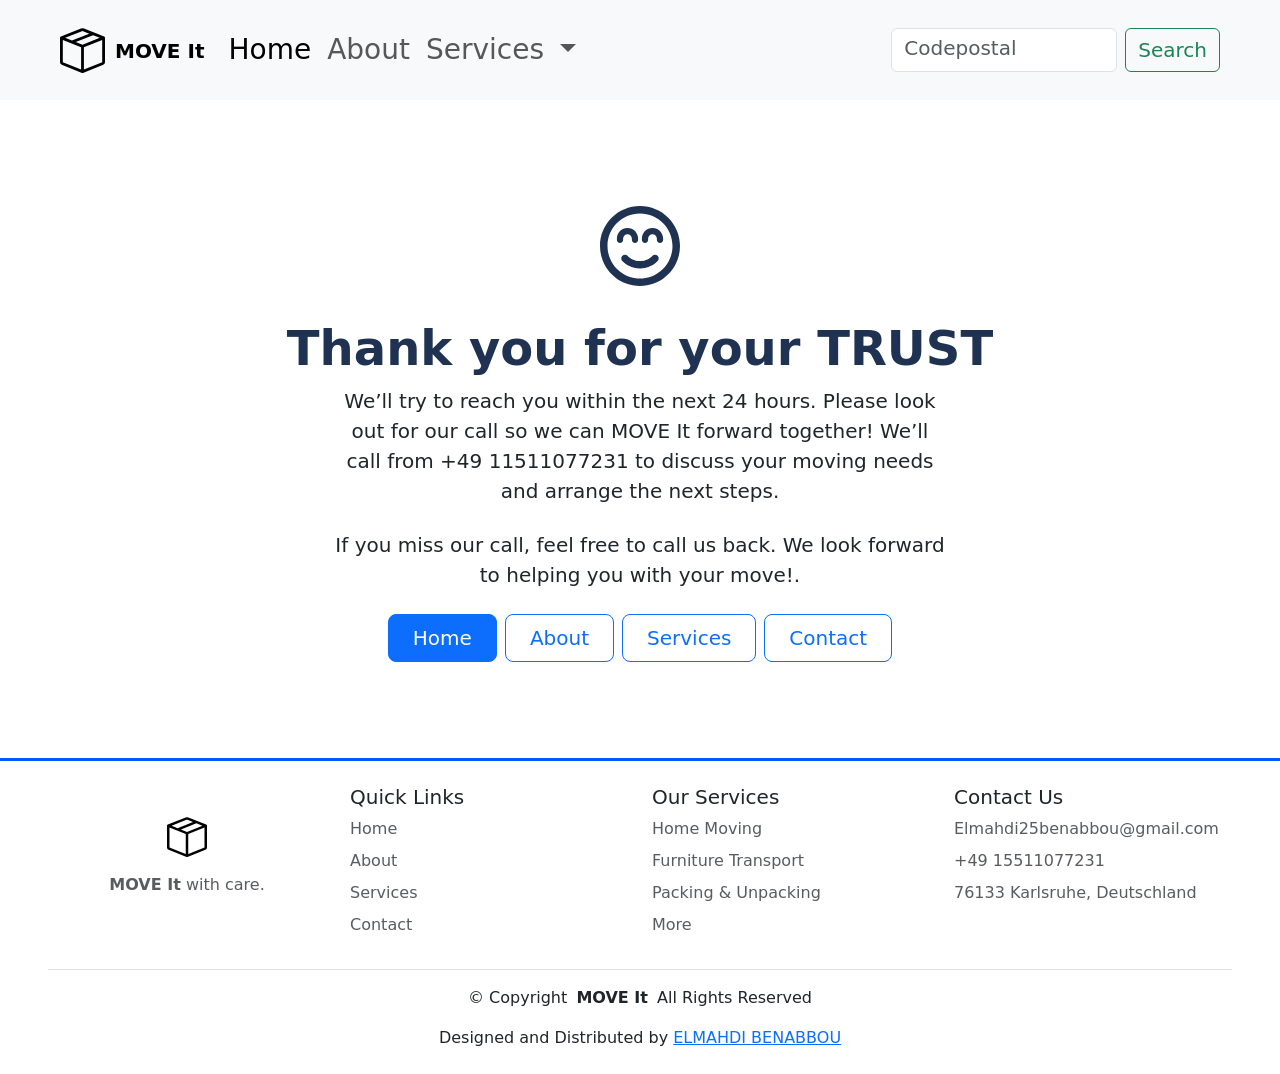
<file: html/thankYou.html>
<!DOCTYPE html>
<html lang="en">

<head>
    <meta charset="UTF-8">
    <meta name="viewport" content="width=device-width, initial-scale=1.0">
    <link href="https://cdn.jsdelivr.net/npm/bootstrap@5.3.0-alpha2/dist/css/bootstrap.min.css" rel="stylesheet"
        integrity="sha384-aFq/bzH65dt+w6FI2ooMVUpc+21e0SRygnTpmBvdBgSdnuTN7QbdgL+OapgHtvPp" crossorigin="anonymous">
    <script src="https://cdn.jsdelivr.net/npm/bootstrap@5.3.8/dist/js/bootstrap.bundle.min.js"
        integrity="sha384-FKyoEForCGlyvwx9Hj09JcYn3nv7wiPVlz7YYwJrWVcXK/BmnVDxM+D2scQbITxI"
        crossorigin="anonymous">
    </script>
        <link rel="icon" title="image/svg" href="../svg's/svg_Home/box-seam.svg">
        <link rel="stylesheet" href="../styles/generale.css">
    <title>MOVE It</title>
</head>

<body>
    <nav class=" navbar navbar-expand-lg bg-body-tertiary my-navbar ">
        <div class="container-fluid mx-5">
            <a class="navbar-brand" href="../index.html"><img src="../svg's/svg_Home/box-seam.svg" alt=""><span>MOVE
                    It</span></a>
            <button class="navbar-toggler" type="button" data-bs-toggle="collapse"
                data-bs-target="#navbarSupportedContent" aria-controls="navbarSupportedContent"
                aria-expanded="false" aria-label="Toggle navigation">
                <span class="navbar-toggler-icon"></span>
            </button>
            <div class="collapse navbar-collapse" id="navbarSupportedContent">
                <ul class="navbar-nav me-auto mb-2 mb-lg-0">
                    <li class="nav-item">
                        <a class="nav-link active fs-3" aria-current="page" href="../index.html">Home</a>
                    </li>
                    <li class="nav-item">
                        <a class="nav-link fs-3" href="./about.html">About</a>
                    </li>
                    <li class="nav-item dropdown">
                        <a class="nav-link dropdown-toggle fs-3" href="./services.html" role="button"
                            data-bs-toggle="dropdown" aria-expanded="false">
                            Services
                        </a>
                        <ul class="dropdown-menu">
                            <li><a class="dropdown-item fs-4" href="./services.html">Home Moving</a></li>
                            <li><a class="dropdown-item fs-4" href="./services.html">Furniture Transport</a></li>
                            <li>
                                <hr class="dropdown-divider">
                            </li>
                            <li><a class="dropdown-item fs-4" href="./services.html">Packing & Unpacking</a></li>
                        </ul>
                    </li>
    
                </ul>
                <form class="d-flex" role="search">
                    <input class="form-control me-2  search-input" type="search" placeholder="Codepostal"
                        aria-label="Search" />
                    <button class="btn btn-outline-success fs-5" type="submit">Search</button>
                </form>
            </div>
        </div>
    </nav>
    <div class="px-4 py-5 my-5 text-center"> <img  class="d-block mx-auto mb-4" src="../svg's/thank_you/face-smile-beam-regular-full.svg"
            alt="" width="100" height="100">
        <h1 style="color: rgba(31, 50, 82, 1.00);" class="display-5 fw-bold ">Thank you for your TRUST</h1>
        <div class="col-lg-6 mx-auto">
            <p class="lead mb-4">We’ll try to reach you within the next 24 hours. Please look out for our call so we can
                MOVE It forward together!
                We’ll call from +49 11511077231 to discuss your moving needs and arrange the next steps. </p>
            <p class="lead mb-4">If you miss our call, feel free
                to call us back. We look forward to helping you with your move!.</p>
            <div class=" d-grid gap-2 d-sm-flex justify-content-sm-center ">
                <a href="../index.html">
                    <button type="button" class="btn btn-primary btn-lg px-4 gap-3">Home</button>
                </a>
                <a href="./about.html">
                    <button type="button" class="btn btn-outline-primary btn-lg px-4">About</button>
                </a>
                <a href="./services.html">
                    <button type="button" class="btn btn-outline-primary btn-lg px-4">Services</button>
                </a>
                <a href="./contact.html">
                    <button type="button" class="btn btn-outline-primary btn-lg px-4">Contact</button>
                </a>
            </div>
        </div>
    </div>

    <footer class="px-4 px-md-5 py-4">
        <div class="row row-cols-1 row-cols-sm-2 row-cols-md-4 g-4">
    
            <div class="col d-flex flex-column align-items-center justify-content-center">
                <a href="./index.html" class=" d-flex align-items-center mb-3 text-decoration-none"
                    aria-label="Move It home">
                    <img src="../svg's/svg_Home/box-seam.svg" height="40" alt="">
                </a>
    
                <p class="text-body-secondary">
                    <strong>MOVE It</strong> with care.
                </p>
            </div>
    
            <div class="col">
                <h5>Quick Links</h5>
    
                <ul class="nav flex-column">
                    <li class="nav-item mb-2">
                        <a href="../index.html" class="d-inline-block nav-link p-0 text-body-secondary">
                            Home
                        </a>
                    </li>
                    <li class="nav-item mb-2">
                        <a href="./about.html" class="d-inline-block nav-link p-0 text-body-secondary">
                            About
                        </a>
                    </li>
                    <li class="nav-item mb-2">
                        <a href="./services.html" class="d-inline-block nav-link p-0 text-body-secondary">
                            Services
                        </a>
                    </li>
                    <li class="nav-item mb-2">
                        <a href="./contact.html" class="d-inline-block nav-link p-0 text-body-secondary">
                            Contact
                        </a>
                    </li>
                </ul>
            </div>
    
            <div class="col">
                <h5>Our Services</h5>
    
                <ul class="nav flex-column">
                    <li class="nav-item mb-2">
                        <a href="./services.html" class="d-inline-block nav-link p-0 text-body-secondary">
                            Home Moving
                        </a>
                    </li>
                    <li class="nav-item mb-2">
                        <a href="./services.html" class="nav-link p-0 text-body-secondary">
                            Furniture Transport
                        </a>
                    </li>
                    <li class="nav-item mb-2">
                        <a href="./services.html" class="d-inline-block nav-link p-0 text-body-secondary">
                            Packing &amp; Unpacking
                        </a>
                    </li>
                    <li class="nav-item mb-2">
                        <a href="./contact.html" class="d-inline-block nav-link p-0 text-body-secondary">
                            More
                        </a>
                    </li>
                </ul>
            </div>
    
            <div class="col">
                <h5>Contact Us</h5>
    
                <ul class="nav flex-column">
                    <li class="nav-item mb-2">
                        <a href="./contact.html" class="d-inline-block nav-link p-0 text-body-secondary text-break">
                            Elmahdi25benabbou@gmail.com
                        </a>
                    </li>
                    <li class="nav-item mb-2">
                        <a href="./contact.html" class="d-inline-block nav-link p-0 text-body-secondary">
                            +49 15511077231
                        </a>
                    </li>
                    <li class="nav-item mb-2 text-body-secondary">
                        76133 Karlsruhe, Deutschland
                    </li>
                </ul>
            </div>
    
        </div>
    
        <div class="copyright text-center border-top pt-3 mt-4">
            <p>
                © <span>Copyright</span>
                <strong class="px-1 sitename">MOVE It</strong>
                <span>All Rights Reserved</span>
            </p>
    
            <div class="credits">
                Designed and Distributed by
                <a href="https://github.com/Elmahdi25?tab=repositories">ELMAHDI BENABBOU</a>
    
            </div>
        </div>
    </footer>
</body>


</html>
</file>
<file: styles/generale.css>
.my-navbar {
      min-height: 100px;
    }

    .navbar-brand img {
      height: 45px;
      margin-right: 10px;
    }

    .navbar-brand span {
      font-weight: bold;
      vertical-align: middle;
    }

    .feature-icon {
      width: 4rem;
      height: 4rem;
      border-radius: .75rem;
    }

    .search-input::placeholder{
      font-size: 20px;
    }

    footer{
    border-top: 3px solid rgb(0, 89, 255);
}
</file>
<file: styles/home_style.css>
.my-navbar {
  min-height: 100px;
}

.navbar-brand img {
  height: 45px;
  margin-right: 10px;
}

.navbar-brand span {
  font-weight: bold;
  vertical-align: middle;
}

.feature-icon {
  width: 4rem;
  height: 4rem;
  border-radius: 0.75rem;
}

.search-input::placeholder {
  font-size: 20px;
}

#carouselExampleIndicators .carousel-item img {
  filter: brightness(90%);
}

#carouselExampleIndicators .carousel-control-prev-icon,
#carouselExampleIndicators .carousel-control-next-icon {
  filter: invert(1);
}

#carouselExampleIndicators .carousel-control-prev,
#carouselExampleIndicators .carousel-control-next {
  opacity: 1;
}
</file>
<file: styles/about_style.css>
.about_img img {
  width: 100%;
  height: 500px;
  object-fit: cover;
  object-position: center;
}

.about__v4 .subtitle,
.our_story .subtitle {
  background-color: rgb(211, 218, 233);
  color: var(--bs-dark);
  display: inline-block;
  padding: 5px 12px;
  border-radius: 7px;
  font-weight: 600;
  font-size: 0.75rem;
  margin-bottom: 10px;
}

.about__v4 .mission-statement {
  background-color: rgb(211, 218, 233);
  position: relative;
  bottom: -20px;
  width: 100%;
}

.check_icon {
  height: 15px;
  background-color: rgb(211, 218, 233);
  border-radius: 20px;
}

.story_img {
  height: 350px;
  object-fit: cover;
  object-position: top;
}

@media (max-width: 992px) {
  .story_img {
    margin-bottom: 20px;
  }
}

.feature_img {
  height: 30px;
}

.team_member {
  height: 155px;
  width: 155px;
  object-fit: cover;
}


.contact_img {
     width: 32px;
  height: auto;
  flex-shrink: 0;
  background-color: rgb(211, 218, 233);
}

.contact-icon {
  width: 35px;
  height: 35px;
  border-radius: 50%;
  background-color: rgb(211, 218, 233);
  display: flex;
  align-items: center;
  justify-content: center;
  flex-shrink: 0;
}

.contact-icon img {
  width: 20px;
  height: 20px;
  object-fit: contain;
}

.form-select{
    cursor: pointer;
}

footer{
    border-top: 3px solid rgb(0, 89, 255);
}
</file>
<file: styles/service.css>
.contact_img_service{
    height: 350px; object-fit: cover; border-radius: 20px; width: 100%;
}
</file>
